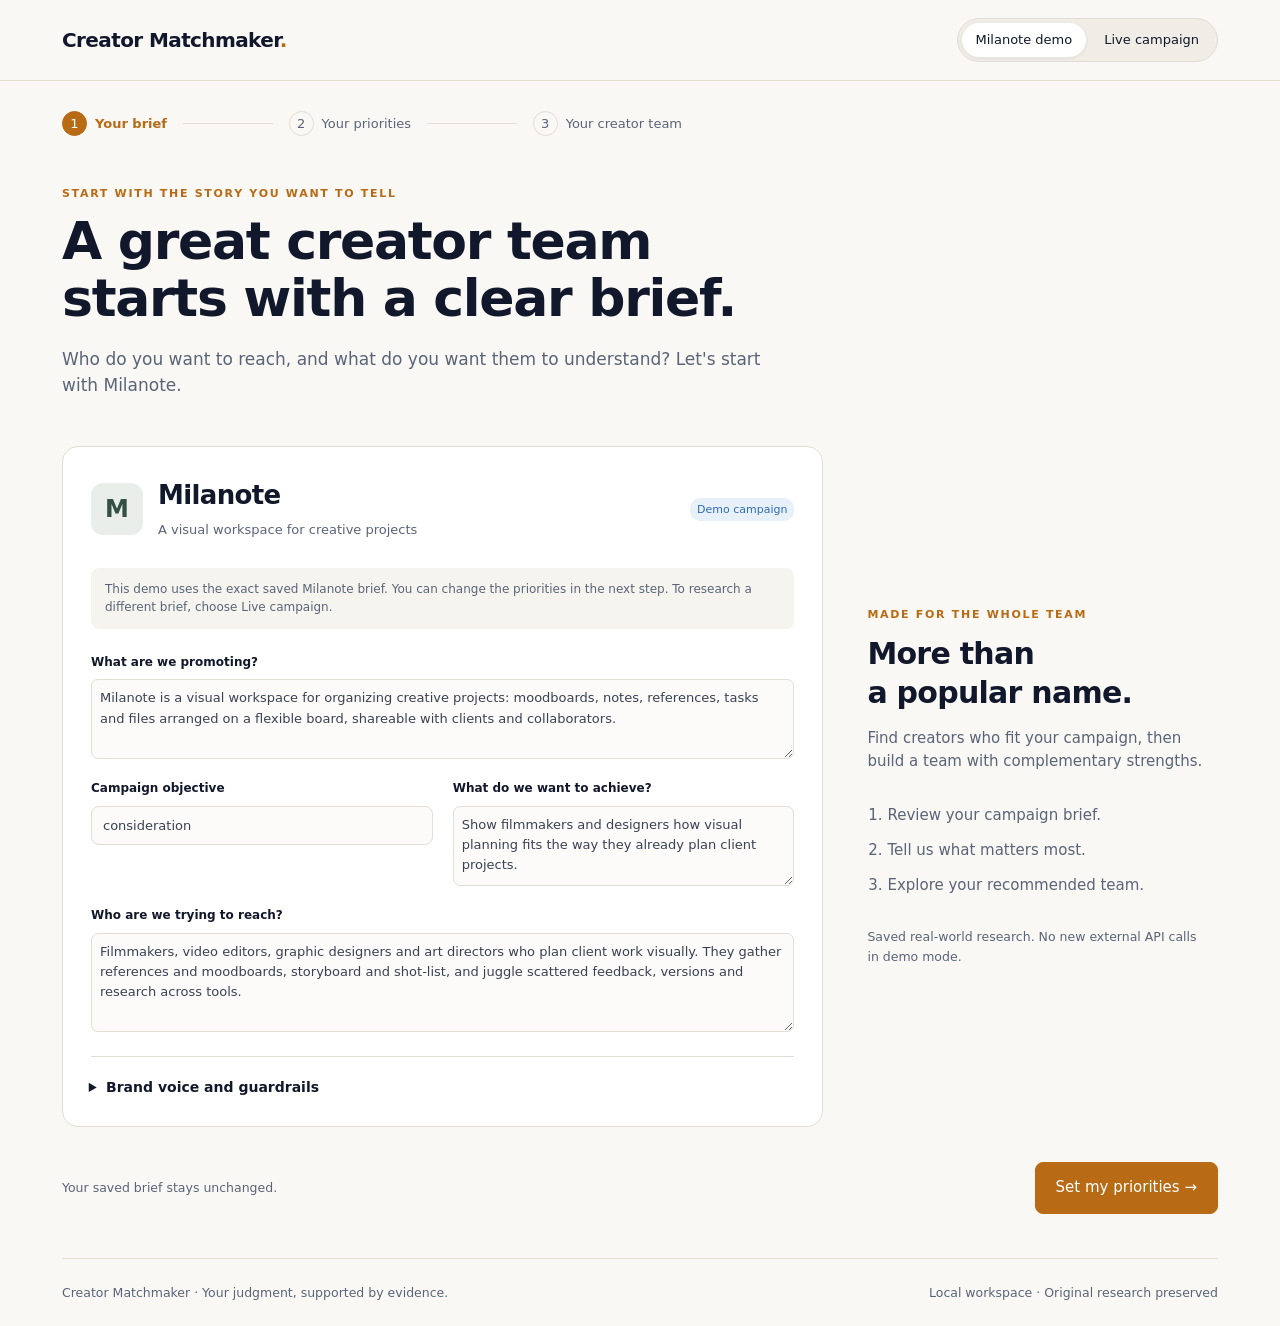
<file: index.html>
<!doctype html>
<html lang="en"><head><meta charset="utf-8"><meta name="viewport" content="width=device-width,initial-scale=1">
<title>Creator Matchmaker · Plan your creator team</title><link rel="stylesheet" href="./local.css"></head>
<body><nav><div class="wrap nav"><a class="brand" href="./">Creator Matchmaker<span class="brand-dot">.</span></a><div class="mode" role="group" aria-label="Data mode"><button id="demo-mode" aria-pressed="true">Milanote demo</button><button id="live-mode" aria-pressed="false">Live campaign</button></div></div></nav>
<main class="wrap">
<div id="demo-journey" class="journey" aria-label="Campaign steps"><span data-step="brief" aria-current="step"><b>1</b> Your brief</span><i></i><span data-step="preferences"><b>2</b> Your priorities</span><i></i><span data-step="results"><b>3</b> Your creator team</span></div>
<p id="message" role="alert" hidden></p>
<section id="demo-brief" aria-labelledby="brief-heading">
<header class="intro"><p class="eyebrow">Start with the story you want to tell</p><h1 id="brief-heading" tabindex="-1">A great creator team<br>starts with a clear brief.</h1><p class="lede">Who do you want to reach, and what do you want them to understand? Let's start with Milanote.</p></header>
<div class="brief-layout"><div class="panel brief-card"><div class="section-head"><div class="product-mark">M</div><div class="brief-title"><h2>Milanote</h2><p>A visual workspace for creative projects</p></div><span class="tag">Demo campaign</span></div>
<p class="demo-note">This demo uses the exact saved Milanote brief. You can change the priorities in the next step. To research a different brief, choose Live campaign.</p>
<div class="form-grid"><label class="wide" for="demo-product">What are we promoting?<textarea id="demo-product" readonly rows="3"></textarea></label><label for="demo-objective">Campaign objective<input id="demo-objective" readonly></label><label for="demo-goal">What do we want to achieve?<textarea id="demo-goal" readonly rows="3"></textarea></label><label class="wide" for="demo-audience">Who are we trying to reach?<textarea id="demo-audience" readonly rows="4"></textarea></label></div>
<details class="brand-details"><summary>Brand voice and guardrails</summary><div id="demo-requirements"></div></details></div>
<aside class="brief-aside"><p class="eyebrow">Made for the whole team</p><h2>More than<br>a popular name.</h2><p>Find creators who fit your campaign, then build a team with complementary strengths.</p><ol><li>Review your campaign brief.</li><li>Tell us what matters most.</li><li>Explore your recommended team.</li></ol><p class="note">Saved real-world research. No new external API calls in demo mode.</p></aside></div>
<div class="step-actions"><span class="note">Your saved brief stays unchanged.</span><button id="brief-next" class="primary" disabled>Set my priorities <span aria-hidden="true">→</span></button></div></section>
<section id="preferences" hidden aria-labelledby="preferences-heading">
<header class="intro"><p class="eyebrow">Make the team work for your campaign</p><h1 id="preferences-heading" tabindex="-1">What matters most?</h1><p class="lede">Start with our suggested settings, or make them your own. These choices genuinely change the recommendations.</p></header>
<div class="preference-columns"><section class="panel"><p class="eyebrow">01 · Individual fit</p><h2>What makes a good match?</h2><p class="note">Six independent ranking weights. Increase the qualities you value most; they don't need to add up to 100%.</p><div id="weights"></div></section>
<section class="panel"><p class="eyebrow">02 · Team strengths</p><h2>What should the team bring?</h2><p class="note">Four independent capability priorities. A creator can contribute to more than one strength.</p><div id="priorities"></div><div class="gentle-note">A great individual isn't always the best next teammate. We'll consider what each person adds to the team.</div></section></div>
<div class="step-actions"><button id="preferences-back">← Back</button><button id="reset">Use suggested priorities</button><button class="primary" id="apply">Find my creator team <span aria-hidden="true">→</span></button></div><p id="preference-source" class="note centered">Uses saved Milanote evidence. No fresh research or external API calls.</p></section>
<section id="preparing" hidden role="status" aria-live="polite" aria-busy="true"><div class="preparing-mark" aria-hidden="true"></div><p class="eyebrow">Your priorities, brought together</p><h1>Preparing your creator team</h1><p class="lede">Applying your preferences to saved evidence.<br>No fresh research or external API calls are happening.</p></section>
<section id="live-panel" hidden class="panel"><header class="intro compact"><p class="eyebrow">Research a fresh campaign</p><h1>Who will tell your story?</h1><p class="lede">Start a new search. Your Milanote demo stays safe and separate.</p></header>
<form id="campaign-form"><div class="form-grid"><label>Product description<textarea id="product_description" required></textarea></label><label>Audience<textarea id="audience" required></textarea></label><label>Objective<select id="objective"><option>awareness</option><option>consideration</option><option>conversion</option><option>launch</option><option value="trend response">trend response</option></select></label><label>Specific goal<textarea id="specific_goal" required></textarea></label><label>Brand tone<textarea id="raw_tone"></textarea></label><label>Banned phrases (one per line)<textarea id="banned_phrases"></textarea></label><label>Excluded categories (one per line)<textarea id="category_exclusions"></textarea></label><label>Competitors (one per line)<textarea id="competitors"></textarea></label></div>
<label class="check"><input type="checkbox" id="use-trends" checked>Use saved Google Trends research for this exact campaign</label><p class="note">Saved trends must match the brief. Uncheck this to leave Trend Fit unmeasured. New Trends collection is not automated here.</p><label class="check"><input type="checkbox" id="consent">I understand that starting or resuming uses external API quota and may incur charges on a paid account.</label><button class="primary" id="start" type="submit">Research my campaign</button></form>
<div id="job-status" role="status" aria-live="polite"></div><div id="live-error" role="alert" hidden><h3>We couldn't finish this live run</h3><p id="failure-reason"></p><p id="checkpoint-note"></p><button id="resume">Resume saved work</button></div>
<details class="saved-runs"><summary>Open a previous live result</summary><label for="live-runs">Saved local live runs</label><select id="live-runs"><option value="">Select a completed run</option></select></details></section>
<section id="results" hidden aria-labelledby="results-heading"><header class="intro"><p class="eyebrow" id="mode-label">Milanote · recommendations from saved research</p><h1 id="results-heading" tabindex="-1">Meet your creator team.</h1><p class="lede" id="team-intro">Different strengths. One campaign. A team shaped around your priorities.</p></header>
<div class="section-head result-actions"><p id="team-context" class="note"></p><div class="actions"><button id="refine">Adjust priorities</button><button id="pdf" class="primary">Download campaign report</button></div></div><div id="roster" class="roles"></div>
<p class="gentle-note">Recommendations are a starting point for your review, not verified endorsements. Check content, commercial fit and availability before outreach.</p>
<details class="panel"><summary id="warning-summary">Things to review before outreach</summary><ul id="warnings"></ul><p class="note">Comments don't establish audience demographics. Safety checks use metadata, not watched videos. Similarity describes content and comment language, not shared viewers. Fees and campaign outcomes are not verified.</p></details>
<details id="shortlist-panel" class="panel"><summary>Explore alternatives and build your own team</summary><p class="note">Review the shortlist, inspect the evidence, or swap a creator into your team.</p><div id="ranking"></div></details>
<details id="technical-panel" class="panel"><summary>Scoring and research details</summary><p id="run-meta" class="note"></p><p id="ranking-count" class="note"></p><p class="note">Scores are relative to this shortlist. The first pick uses individual quality. Later picks balance quality, additional capability coverage and language similarity. Missing evidence is excluded from the affected weighted score.</p><button id="restore">Restore original demo result</button></details>
<div class="step-actions"><button id="restart">← Back to campaign brief</button></div></section>
<footer>Creator Matchmaker · Your judgment, supported by evidence.<span>Local workspace · Original research preserved</span></footer></main><script src="./local.js"></script></body></html>
</file>
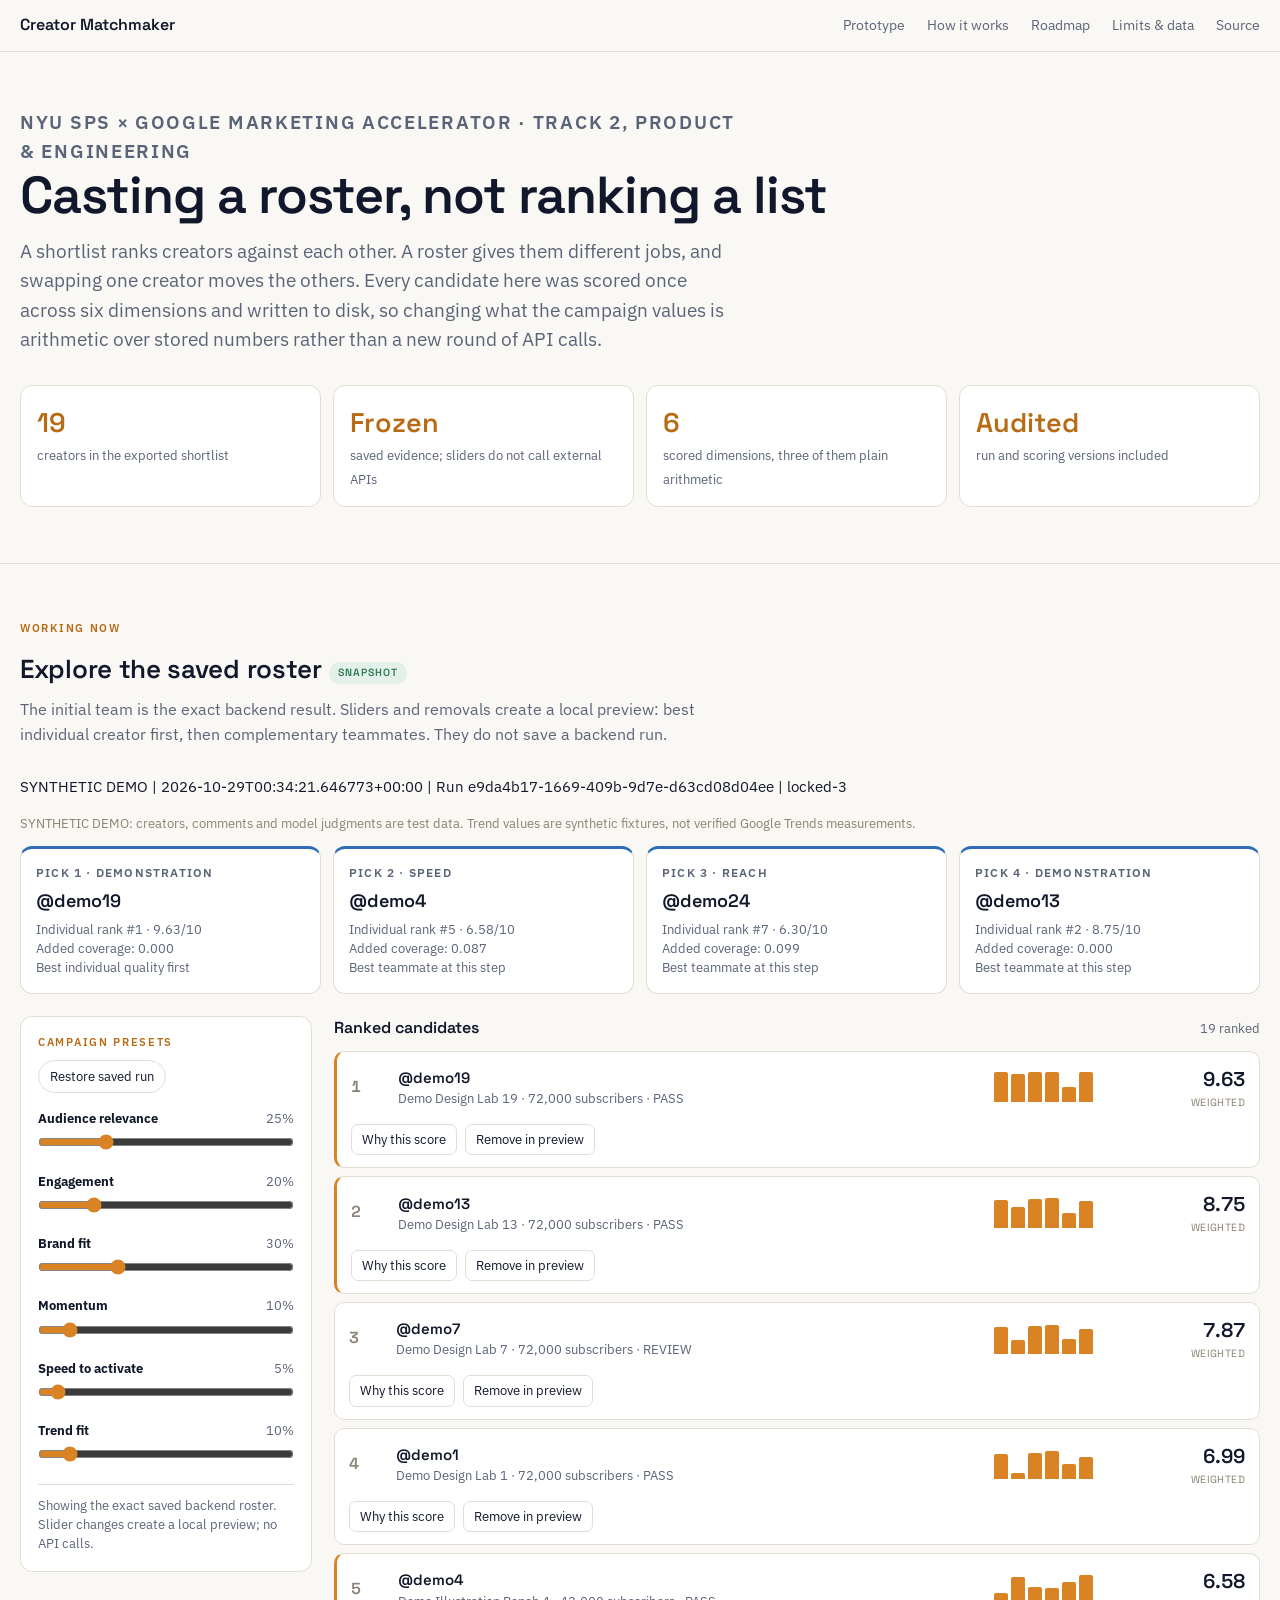
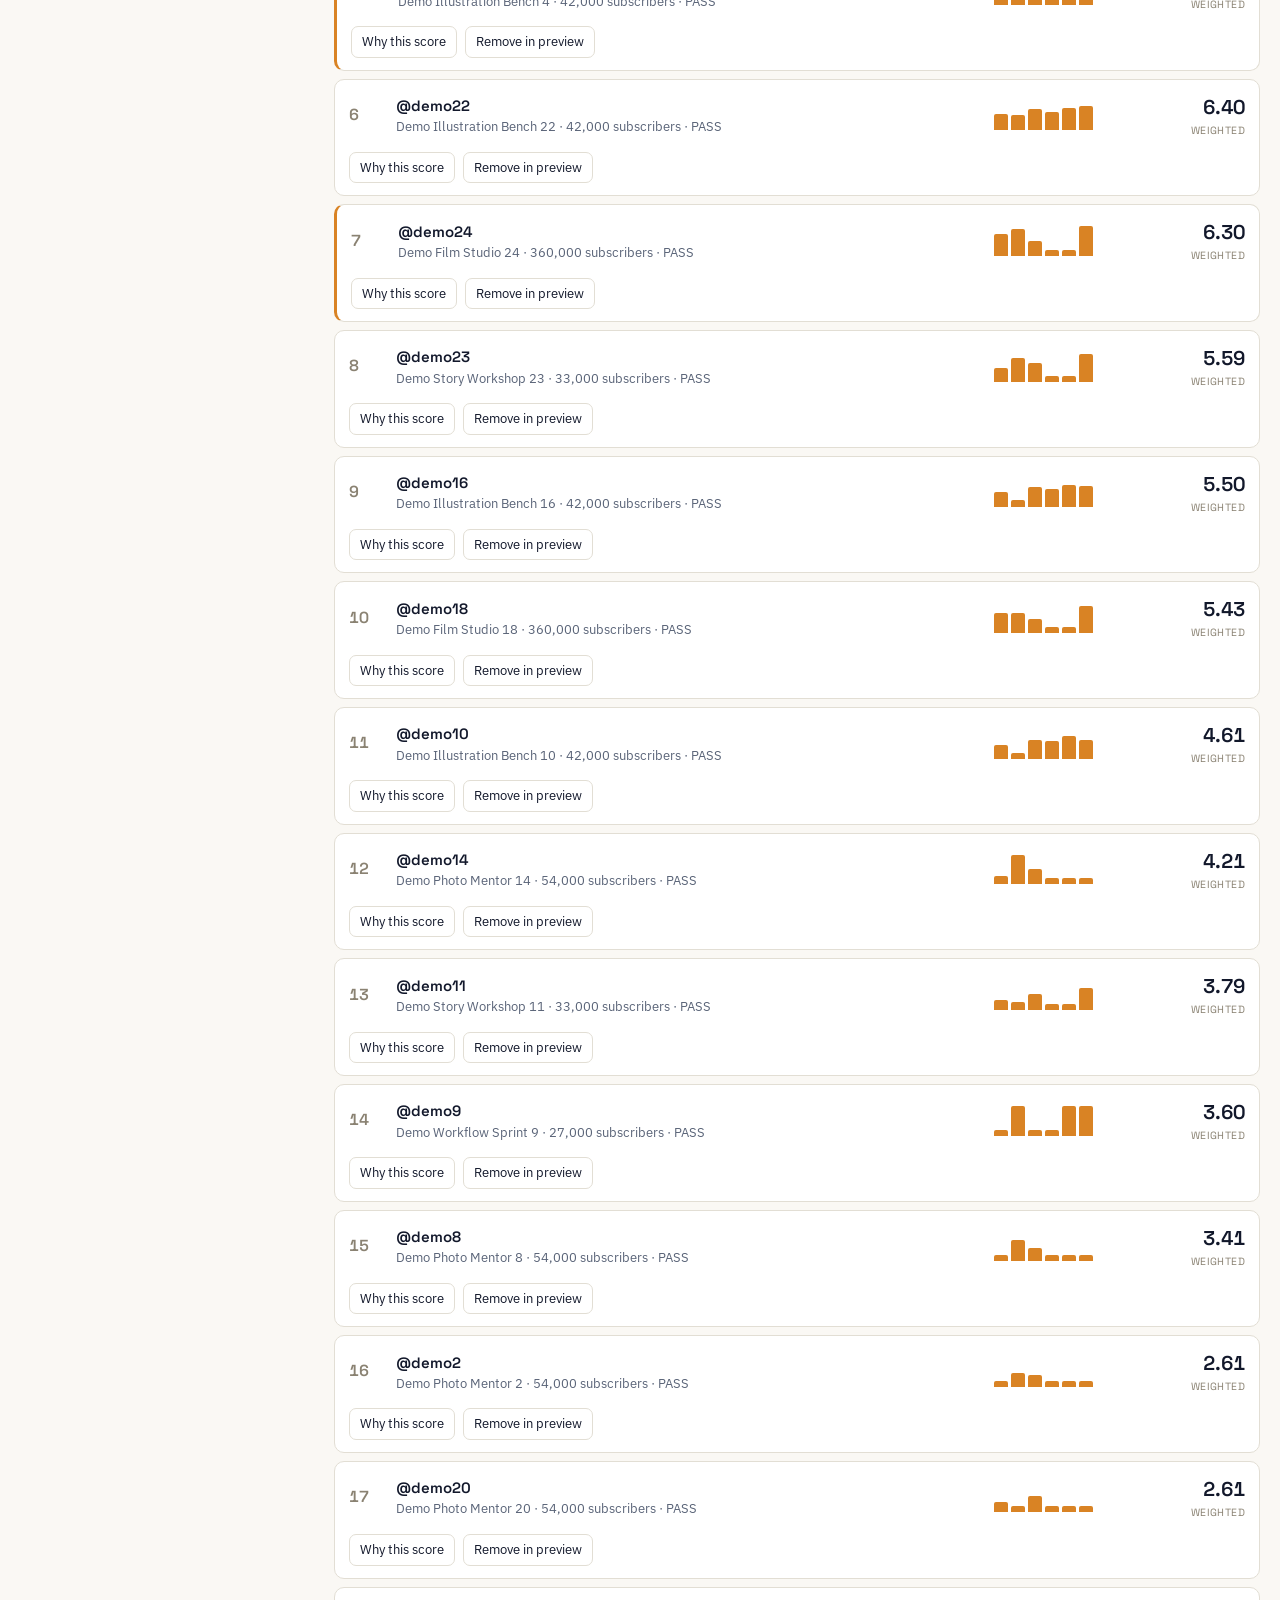
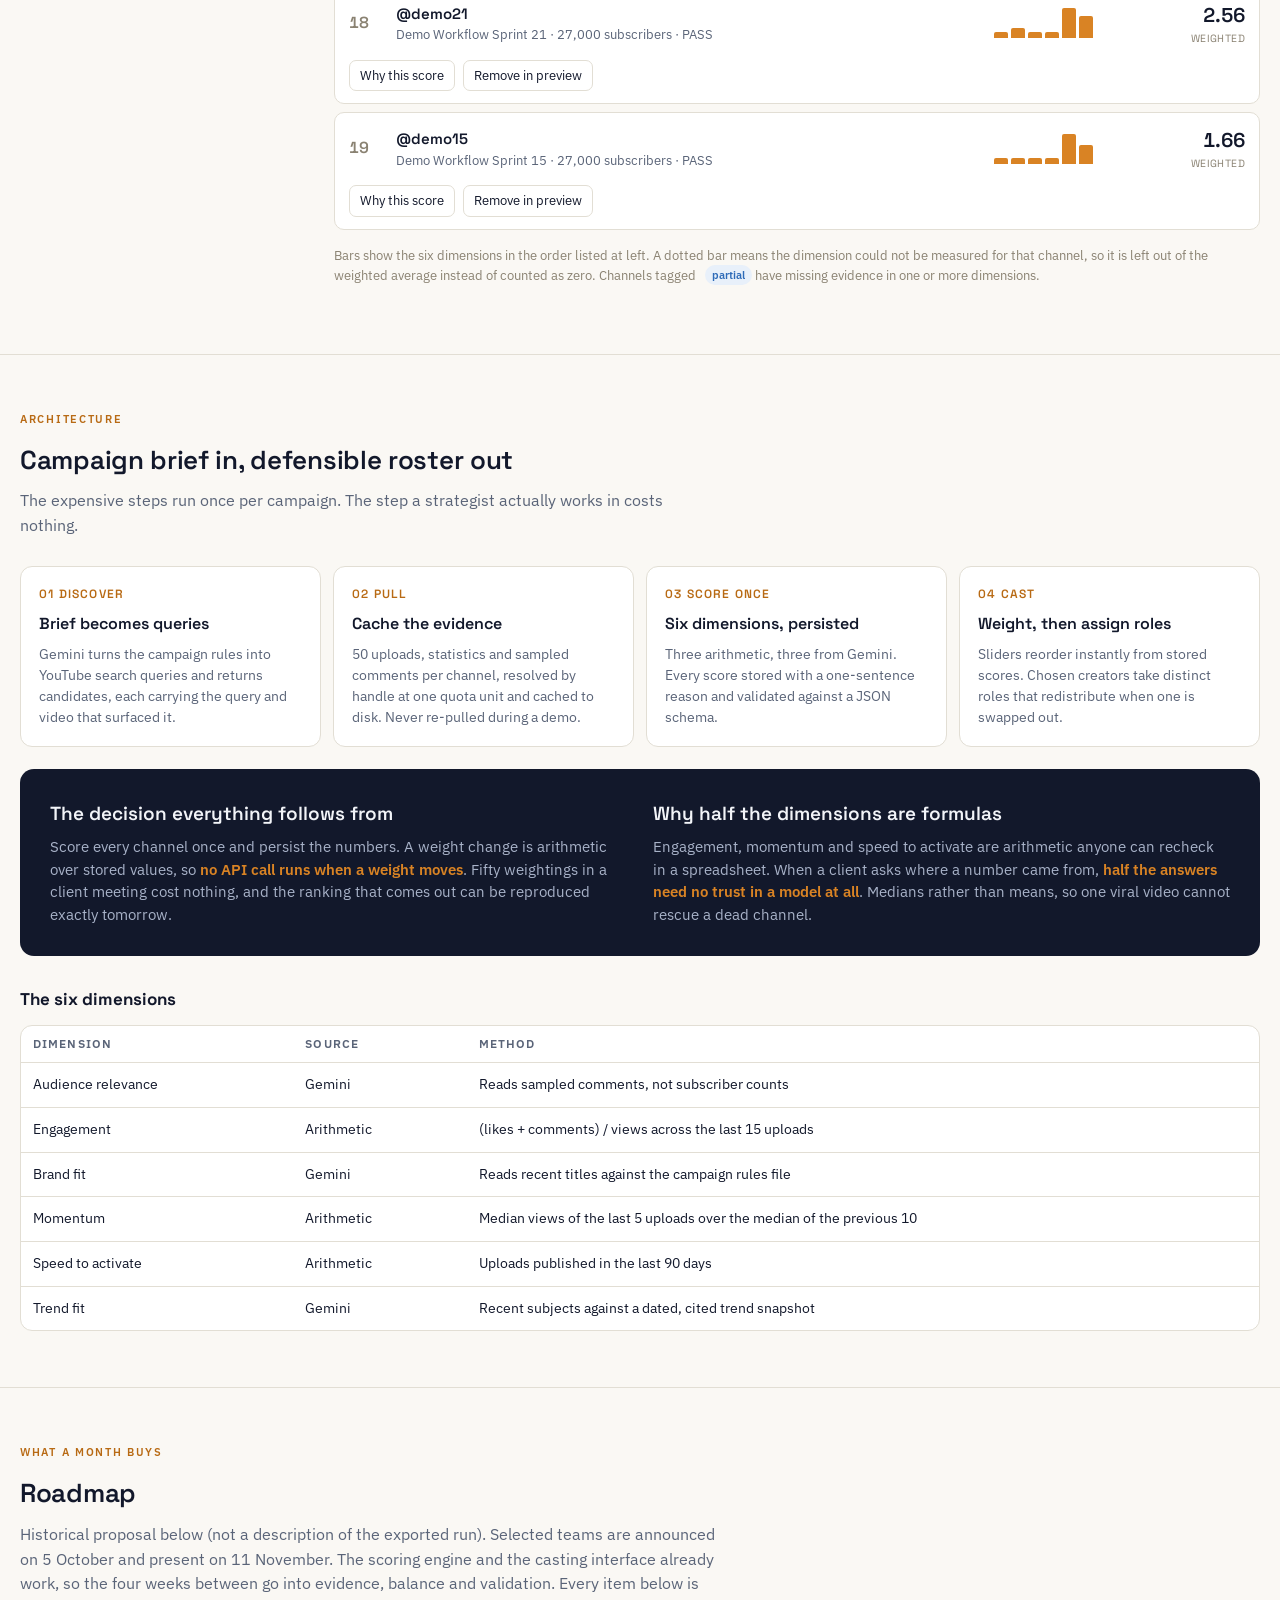
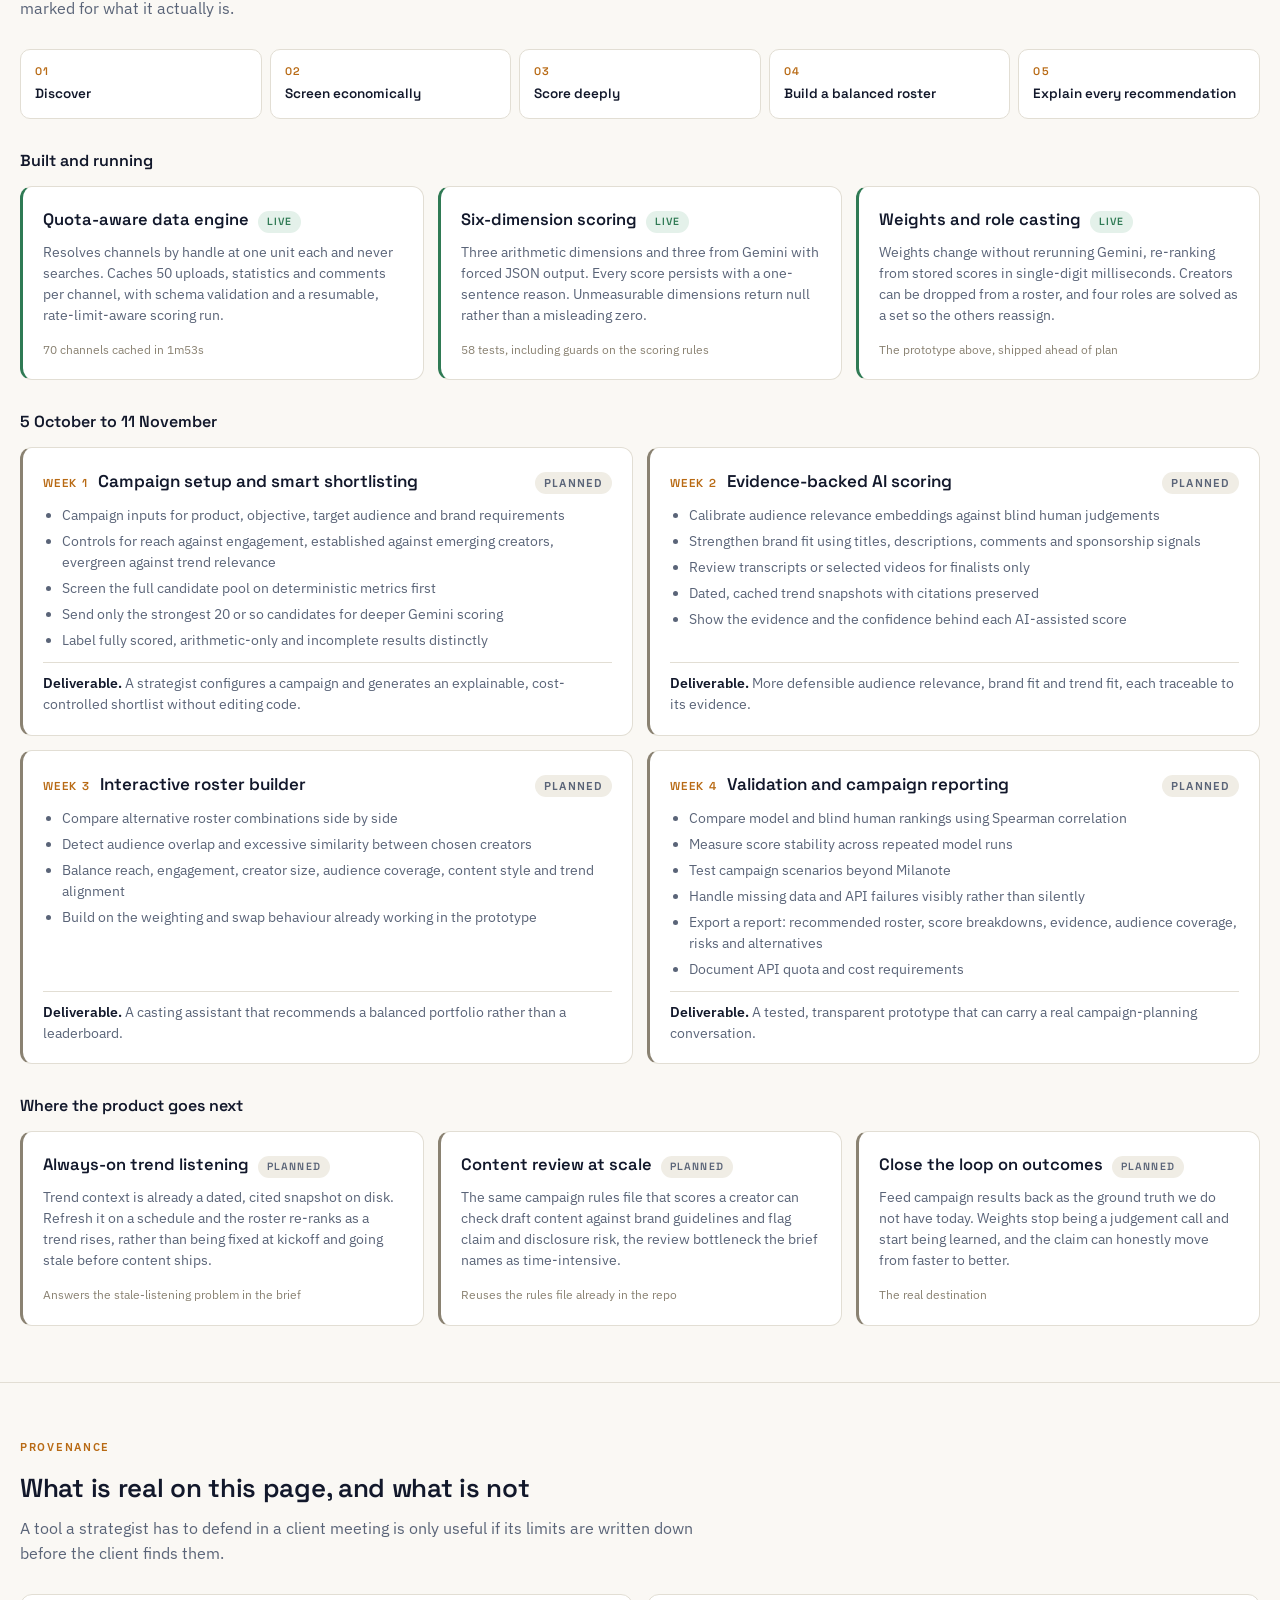
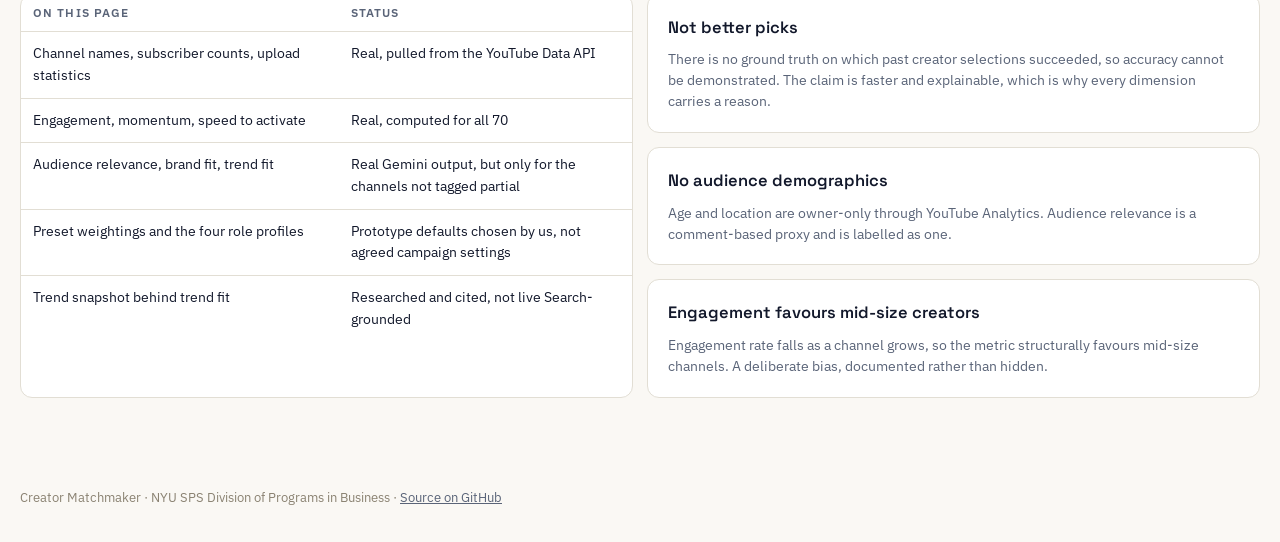
<file: docs/index.html>
<!doctype html>
<html lang="en">
<head>
<meta charset="utf-8">
<meta name="viewport" content="width=device-width, initial-scale=1, viewport-fit=cover">
<title>Creator Matchmaker</title>
<meta name="description" content="Working prototype from the NYU SPS x Google Marketing Accelerator Hackathon: 70 YouTube creators scored once across six dimensions, recast live under campaign weights.">
<link rel="stylesheet" href="https://fonts.googleapis.com/css2?family=Space+Grotesk:wght@400;500;600;700&family=IBM+Plex+Sans:wght@400;500;600&display=swap">
<style>
:root{
  --ink:#12182B; --paper:#FAF8F4; --card:#FFFFFF; --line:#E2DED4;
  --text:#12182B; --muted:#5A6478; --faint:#8A8272;
  --amber:#B86A14; --amber-bright:#D98324; --blue:#2E6BB8; --blue-soft:#E8F0FA;
  --bar:#EAE5DA; --good:#2F7A54; --good-soft:#E4F1EA; --plan-soft:#F0EDE5;
  color-scheme:light;
}
@media (prefers-color-scheme:dark){ :root:not([data-theme="light"]){
  --ink:#0A0F1C; --paper:#0E1424; --card:#161E33; --line:#28324E;
  --text:#F2F4F8; --muted:#A3AEC4; --faint:#7A869E;
  --amber:#E8A960; --amber-bright:#E8A960; --blue:#7FB0EE; --blue-soft:#1B2740;
  --bar:#243052; --good:#6FCB9B; --good-soft:#15301F; --plan-soft:#1D2540;
  color-scheme:dark; }}
:root[data-theme="dark"]{
  --ink:#0A0F1C; --paper:#0E1424; --card:#161E33; --line:#28324E;
  --text:#F2F4F8; --muted:#A3AEC4; --faint:#7A869E;
  --amber:#E8A960; --amber-bright:#E8A960; --blue:#7FB0EE; --blue-soft:#1B2740;
  --bar:#243052; --good:#6FCB9B; --good-soft:#15301F; --plan-soft:#1D2540;
  color-scheme:dark; }
*{box-sizing:border-box}
body{margin:0;background:var(--paper);color:var(--text);
  font-family:'IBM Plex Sans',system-ui,-apple-system,sans-serif;font-size:15px;line-height:1.55;
  -webkit-font-smoothing:antialiased}
h1,h2,h3,h4,.disp{font-family:'Space Grotesk','IBM Plex Sans',sans-serif;text-wrap:balance}
a{color:var(--blue)}
.wrap{max-width:1480px;margin:0 auto;padding-left:20px;padding-right:20px}
nav{position:sticky;top:env(safe-area-inset-top,0px);z-index:20;background:var(--paper);
  border-bottom:1px solid var(--line)}
nav .wrap{display:flex;align-items:center;gap:22px;padding-block:13px;flex-wrap:wrap}
nav .brand{font-family:'Space Grotesk',sans-serif;font-weight:600;font-size:16px;margin-right:auto}
nav a{font-size:13.5px;color:var(--muted);text-decoration:none}
nav a:hover{color:var(--amber)}
.eyebrow{font-size:11px;font-weight:600;letter-spacing:1.7px;text-transform:uppercase;color:var(--amber);margin:0 0 12px}
section{padding-block:56px;border-bottom:1px solid var(--line)}
section:last-of-type{border-bottom:0}
h2.sec{font-size:26px;font-weight:600;margin:0 0 8px;letter-spacing:-.3px}
p.lede{color:var(--muted);margin:0 0 28px;max-width:70ch;font-size:16px}
.hero h1{font-size:clamp(32px,5vw,52px);font-weight:600;margin:0 0 14px;letter-spacing:-1px;line-height:1.08}
.hero p{font-size:clamp(16px,2vw,19px);color:var(--muted);max-width:66ch;margin:0}
.facts{display:grid;grid-template-columns:repeat(4,1fr);gap:12px;margin-top:30px}
.fact{background:var(--card);border:1px solid var(--line);border-radius:12px;padding:16px}
.fact b{display:block;font-family:'Space Grotesk',sans-serif;font-size:27px;font-weight:600;color:var(--amber)}
.fact span{font-size:12.5px;color:var(--muted)}
.badge{display:inline-block;font-size:10.5px;font-weight:600;letter-spacing:1.1px;text-transform:uppercase;
  padding:3px 9px;border-radius:99px;vertical-align:2px}
.badge.live{background:var(--good-soft);color:var(--good)}
.badge.plan{background:var(--plan-soft);color:var(--muted)}
.roles{display:grid;grid-template-columns:repeat(4,1fr);gap:12px;margin-bottom:22px}
.role{background:var(--card);border:1px solid var(--line);border-radius:12px;padding:15px;
  border-top:3px solid var(--rc,var(--amber));display:flex;flex-direction:column;gap:5px;min-height:112px}
.role .rname{font-size:11.5px;font-weight:600;letter-spacing:1.2px;text-transform:uppercase;color:var(--muted)}
.role .rcast{font-family:'Space Grotesk',sans-serif;font-size:18px;font-weight:600;overflow-wrap:anywhere}
.role .rwhy{font-size:12.5px;color:var(--muted)}
.role .empty{color:var(--faint);font-style:italic;font-weight:400;font-size:14px}
.cols{display:grid;grid-template-columns:292px 1fr;gap:22px;align-items:start}
.panel{background:var(--card);border:1px solid var(--line);border-radius:12px;padding:17px}
.slider{margin-bottom:15px}
.slabel{display:flex;justify-content:space-between;align-items:baseline;font-size:13px;margin-bottom:4px}
.slabel span{font-variant-numeric:tabular-nums;color:var(--muted);font-size:12.5px}
input[type=range]{width:100%;accent-color:var(--amber-bright);margin:0}
.presets{display:flex;flex-wrap:wrap;gap:7px}
.chip{font:inherit;font-size:12.5px;padding:6px 11px;border-radius:99px;border:1px solid var(--line);
  background:transparent;color:var(--text);cursor:pointer}
.chip:hover{border-color:var(--amber)}
.chip[aria-pressed="true"]{background:var(--amber-bright);border-color:var(--amber-bright);color:#1A1204;font-weight:600}
.meter{font-size:12.5px;color:var(--muted);border-top:1px solid var(--line);margin-top:13px;padding-top:11px}
.meter b{color:var(--good);font-variant-numeric:tabular-nums}
.rowhead{display:flex;justify-content:space-between;align-items:baseline;margin-bottom:10px;gap:12px;flex-wrap:wrap}
.rowhead h3{font-size:16px;margin:0;font-weight:600}
.count{font-size:13px;color:var(--muted)}
ol.list{list-style:none;margin:0;padding:0;display:flex;flex-direction:column;gap:8px}
.item{background:var(--card);border:1px solid var(--line);border-radius:10px;padding:12px 14px;
  display:grid;grid-template-columns:34px 1fr 150px 88px;gap:13px;align-items:center}
.item.cast{border-left:3px solid var(--amber-bright)}
.rank{font-family:'Space Grotesk',sans-serif;font-size:16px;font-weight:600;color:var(--faint);font-variant-numeric:tabular-nums}
.handle{font-family:'Space Grotesk',sans-serif;font-weight:600;font-size:15px;overflow-wrap:anywhere}
.meta{font-size:12.5px;color:var(--muted);overflow-wrap:anywhere}
.tag{display:inline-block;font-size:10.5px;padding:2px 7px;border-radius:99px;background:var(--blue-soft);
  color:var(--blue);font-weight:600;margin-left:6px;vertical-align:1px}
.bars{display:flex;gap:3px;align-items:flex-end;height:30px}
.bar{width:14px;background:var(--bar);border-radius:2px 2px 0 0;position:relative}
.bar i{position:absolute;left:0;right:0;bottom:0;background:var(--amber-bright);border-radius:2px 2px 0 0;display:block}
.bar.null{background:transparent;border-bottom:2px dotted var(--faint)}
.score{font-family:'Space Grotesk',sans-serif;font-size:20px;font-weight:600;text-align:right;font-variant-numeric:tabular-nums}
.score small{display:block;font-size:10.5px;font-weight:400;color:var(--faint);letter-spacing:.4px}
.act{font:inherit;font-size:12.5px;padding:5px 10px;border-radius:7px;border:1px solid var(--line);
  background:transparent;color:var(--text);cursor:pointer}
.act:hover{border-color:var(--amber)}
.why{grid-column:1/-1;border-top:1px solid var(--line);margin-top:4px;padding-top:9px;
  display:grid;grid-template-columns:repeat(2,1fr);gap:5px 20px}
.why div{font-size:12.5px;color:var(--muted)}
.why b{color:var(--text);font-weight:600}
.note{font-size:12.5px;color:var(--faint);margin-top:16px}
.right{text-align:right}
.flow{display:grid;grid-template-columns:repeat(4,1fr);gap:12px}
.step{background:var(--card);border:1px solid var(--line);border-radius:12px;padding:18px;display:flex;flex-direction:column;gap:8px}
.step .n{font-family:'Space Grotesk',sans-serif;font-size:12px;font-weight:600;color:var(--amber);letter-spacing:1.2px}
.step h4{margin:0;font-size:16px;font-weight:600}
.step p{margin:0;font-size:13.5px;color:var(--muted)}
table{width:100%;border-collapse:collapse;font-size:14px}
th{text-align:left;font-weight:600;font-size:12px;letter-spacing:1.1px;text-transform:uppercase;
  color:var(--muted);padding:9px 12px;border-bottom:1px solid var(--line)}
td{padding:11px 12px;border-bottom:1px solid var(--line);vertical-align:top}
tbody tr:last-child td{border-bottom:0}
.tblwrap{background:var(--card);border:1px solid var(--line);border-radius:12px;overflow-x:auto}
.callout{background:var(--ink);color:#F2F4F8;border-radius:14px;padding:30px;margin-top:22px;
  display:grid;grid-template-columns:1fr 1fr;gap:26px}
.callout h3{margin:0 0 8px;font-size:19px;font-weight:600;color:#F2F4F8}
.callout p{margin:0;font-size:14.5px;color:#A8B2C8}
.callout .hi{color:var(--amber-bright);font-weight:600}
.cards{display:grid;grid-template-columns:repeat(3,1fr);gap:14px}
.card{background:var(--card);border:1px solid var(--line);border-radius:12px;padding:20px;display:flex;flex-direction:column;gap:9px}
.card.built{border-left:3px solid var(--good)}
.card.planned{border-left:3px solid var(--faint)}
.card h4{margin:0;font-size:16.5px;font-weight:600;display:flex;gap:9px;align-items:baseline;flex-wrap:wrap}
.card p{margin:0;font-size:13.5px;color:var(--muted)}
.card .when{font-size:12px;color:var(--faint);margin-top:auto;padding-top:6px}
.two{display:grid;grid-template-columns:1fr 1fr;gap:14px}
footer{padding-block:34px;font-size:13px;color:var(--faint)}
footer a{color:var(--muted)}
:focus-visible{outline:2px solid var(--amber-bright);outline-offset:2px}
@media (max-width:1000px){
  .facts,.roles,.flow{grid-template-columns:repeat(2,1fr)}
  .cards,.two,.callout{grid-template-columns:1fr}
  .cols{grid-template-columns:1fr}
}
@media (max-width:620px){
  .facts,.roles,.flow{grid-template-columns:1fr}
  .item{grid-template-columns:28px 1fr 78px;row-gap:8px}
  .bars{display:none}
  .why{grid-template-columns:1fr}
}
@media (prefers-reduced-motion:no-preference){.item,.bar i{transition:all .18s ease}}

.spine{display:grid;grid-template-columns:repeat(5,1fr);gap:8px;margin-bottom:30px}
.sp{background:var(--card);border:1px solid var(--line);border-radius:10px;padding:13px 14px;
  font-family:'Space Grotesk',sans-serif;font-size:13.5px;font-weight:600;display:flex;flex-direction:column;gap:4px}
.sp span{font-size:11px;color:var(--amber);letter-spacing:1.2px}
.rh{font-size:16px;margin:0 0 12px;font-weight:600}
.weeks{display:grid;grid-template-columns:repeat(2,1fr);gap:14px}
.week{background:var(--card);border:1px solid var(--line);border-radius:12px;padding:20px;
  border-left:3px solid var(--faint);display:flex;flex-direction:column;gap:11px}
.week header{display:flex;align-items:baseline;gap:10px;flex-wrap:wrap}
.week .wk{font-family:'Space Grotesk',sans-serif;font-size:11.5px;font-weight:600;letter-spacing:1.3px;
  text-transform:uppercase;color:var(--amber)}
.week h4{margin:0;font-size:17px;font-weight:600;flex:1;min-width:180px}
.week ul{margin:0;padding-left:19px;display:flex;flex-direction:column;gap:5px}
.week li{font-size:13.5px;color:var(--muted)}
.week .dv{margin:auto 0 0;padding-top:10px;border-top:1px solid var(--line);font-size:13.5px;color:var(--muted)}
.week .dv b{color:var(--text);font-weight:600}
@media (max-width:1000px){.spine{grid-template-columns:repeat(2,1fr)}.weeks{grid-template-columns:1fr}}
@media (max-width:620px){.spine{grid-template-columns:1fr}}

</style>
</head>
<body>
<nav><div class="wrap">
  <span class="brand">Creator Matchmaker</span>
  <a href="#prototype">Prototype</a>
  <a href="#how">How it works</a>
  <a href="#roadmap">Roadmap</a>
  <a href="#limits">Limits &amp; data</a>
  <a href="https://github.com/Khushboo-Mishra/creator-matchmaker">Source</a>
</div></nav>

<section class="hero"><div class="wrap">
  <p class="eyebrow">NYU SPS &times; Google Marketing Accelerator &middot; Track 2, Product &amp; Engineering</p>
  <h1>Casting a roster, not ranking a list</h1>
  <p>A shortlist ranks creators against each other. A roster gives them different jobs, and swapping one creator moves the others. Every candidate here was scored once across six dimensions and written to disk, so changing what the campaign values is arithmetic over stored numbers rather than a new round of API calls.</p>
  <div class="facts">
    <div class="fact"><b id="fact-candidates">—</b><span>creators in the exported shortlist</span></div>
    <div class="fact"><b>Frozen</b><span>saved evidence; sliders do not call external APIs</span></div>
    <div class="fact"><b>6</b><span>scored dimensions, three of them plain arithmetic</span></div>
    <div class="fact"><b>Audited</b><span>run and scoring versions included</span></div>
  </div>
</div></section>

<section id="prototype"><div class="wrap">
  <p class="eyebrow">Working now</p>
  <h2 class="sec">Explore the saved roster <span class="badge live">Snapshot</span></h2>
  <p class="lede">The initial team is the exact backend result. Sliders and removals create a local preview: best individual creator first, then complementary teammates. They do not save a backend run.</p><p id="run-status" role="status"></p><p id="run-warnings" class="note"></p>

  <div class="roles" id="roles"></div>

  <div class="cols">
    <div class="panel">
      <p class="eyebrow" style="margin-bottom:9px">Campaign presets</p>
      <div class="presets" id="presets"></div>
      <div id="sliders" style="margin-top:16px"></div>
      <div class="meter" id="meter"></div>
    </div>
    <div>
      <div class="rowhead"><h3>Ranked candidates</h3><span class="count" id="count"></span></div>
      <ol class="list" id="list"></ol>
      <p class="note">Bars show the six dimensions in the order listed at left. A dotted bar means the dimension could not be measured for that channel, so it is left out of the weighted average instead of counted as zero. Channels tagged <span class="tag">partial</span> have missing evidence in one or more dimensions.</p>
    </div>
  </div>
</div></section>

<section id="how"><div class="wrap">
  <p class="eyebrow">Architecture</p>
  <h2 class="sec">Campaign brief in, defensible roster out</h2>
  <p class="lede">The expensive steps run once per campaign. The step a strategist actually works in costs nothing.</p>
  <div class="flow">
    <div class="step"><span class="n">01 DISCOVER</span><h4>Brief becomes queries</h4><p>Gemini turns the campaign rules into YouTube search queries and returns candidates, each carrying the query and video that surfaced it.</p></div>
    <div class="step"><span class="n">02 PULL</span><h4>Cache the evidence</h4><p>50 uploads, statistics and sampled comments per channel, resolved by handle at one quota unit and cached to disk. Never re-pulled during a demo.</p></div>
    <div class="step"><span class="n">03 SCORE ONCE</span><h4>Six dimensions, persisted</h4><p>Three arithmetic, three from Gemini. Every score stored with a one-sentence reason and validated against a JSON schema.</p></div>
    <div class="step"><span class="n">04 CAST</span><h4>Weight, then assign roles</h4><p>Sliders reorder instantly from stored scores. Chosen creators take distinct roles that redistribute when one is swapped out.</p></div>
  </div>

  <div class="callout">
    <div><h3>The decision everything follows from</h3><p>Score every channel once and persist the numbers. A weight change is arithmetic over stored values, so <span class="hi">no API call runs when a weight moves</span>. Fifty weightings in a client meeting cost nothing, and the ranking that comes out can be reproduced exactly tomorrow.</p></div>
    <div><h3>Why half the dimensions are formulas</h3><p>Engagement, momentum and speed to activate are arithmetic anyone can recheck in a spreadsheet. When a client asks where a number came from, <span class="hi">half the answers need no trust in a model at all</span>. Medians rather than means, so one viral video cannot rescue a dead channel.</p></div>
  </div>

  <h3 style="font-size:17px;margin:30px 0 12px">The six dimensions</h3>
  <div class="tblwrap"><table>
    <thead><tr><th style="width:22%">Dimension</th><th style="width:14%">Source</th><th>Method</th></tr></thead>
    <tbody>
      <tr><td>Audience relevance</td><td>Gemini</td><td>Reads sampled comments, not subscriber counts</td></tr>
      <tr><td>Engagement</td><td>Arithmetic</td><td>(likes + comments) / views across the last 15 uploads</td></tr>
      <tr><td>Brand fit</td><td>Gemini</td><td>Reads recent titles against the campaign rules file</td></tr>
      <tr><td>Momentum</td><td>Arithmetic</td><td>Median views of the last 5 uploads over the median of the previous 10</td></tr>
      <tr><td>Speed to activate</td><td>Arithmetic</td><td>Uploads published in the last 90 days</td></tr>
      <tr><td>Trend fit</td><td>Gemini</td><td>Recent subjects against a dated, cited trend snapshot</td></tr>
    </tbody>
  </table></div>
</div></section>

<section id="roadmap"><div class="wrap">
  <p class="eyebrow">What a month buys</p>
  <h2 class="sec">Roadmap</h2>
  <p class="lede">Historical proposal below (not a description of the exported run). Selected teams are announced on 5 October and present on 11 November. The scoring engine and the casting interface already work, so the four weeks between go into evidence, balance and validation. Every item below is marked for what it actually is.</p>

  <div class="spine">
    <div class="sp"><span>01</span>Discover</div>
    <div class="sp"><span>02</span>Screen economically</div>
    <div class="sp"><span>03</span>Score deeply</div>
    <div class="sp"><span>04</span>Build a balanced roster</div>
    <div class="sp"><span>05</span>Explain every recommendation</div>
  </div>

  <h3 class="rh">Built and running</h3>
  <div class="cards" style="margin-bottom:30px">
    <div class="card built"><h4>Quota-aware data engine <span class="badge live">Live</span></h4><p>Resolves channels by handle at one unit each and never searches. Caches 50 uploads, statistics and comments per channel, with schema validation and a resumable, rate-limit-aware scoring run.</p><span class="when">70 channels cached in 1m53s</span></div>
    <div class="card built"><h4>Six-dimension scoring <span class="badge live">Live</span></h4><p>Three arithmetic dimensions and three from Gemini with forced JSON output. Every score persists with a one-sentence reason. Unmeasurable dimensions return null rather than a misleading zero.</p><span class="when">58 tests, including guards on the scoring rules</span></div>
    <div class="card built"><h4>Weights and role casting <span class="badge live">Live</span></h4><p>Weights change without rerunning Gemini, re-ranking from stored scores in single-digit milliseconds. Creators can be dropped from a roster, and four roles are solved as a set so the others reassign.</p><span class="when">The prototype above, shipped ahead of plan</span></div>
  </div>

  <h3 class="rh">5 October to 11 November</h3>
  <div class="weeks">
    <article class="week">
      <header><span class="wk">Week 1</span><h4>Campaign setup and smart shortlisting</h4><span class="badge plan">Planned</span></header>
      <ul>
        <li>Campaign inputs for product, objective, target audience and brand requirements</li>
        <li>Controls for reach against engagement, established against emerging creators, evergreen against trend relevance</li>
        <li>Screen the full candidate pool on deterministic metrics first</li>
        <li>Send only the strongest 20 or so candidates for deeper Gemini scoring</li>
        <li>Label fully scored, arithmetic-only and incomplete results distinctly</li>
      </ul>
      <p class="dv"><b>Deliverable.</b> A strategist configures a campaign and generates an explainable, cost-controlled shortlist without editing code.</p>
    </article>

    <article class="week">
      <header><span class="wk">Week 2</span><h4>Evidence-backed AI scoring</h4><span class="badge plan">Planned</span></header>
      <ul>
        <li>Calibrate audience relevance embeddings against blind human judgements</li>
        <li>Strengthen brand fit using titles, descriptions, comments and sponsorship signals</li>
        <li>Review transcripts or selected videos for finalists only</li>
        <li>Dated, cached trend snapshots with citations preserved</li>
        <li>Show the evidence and the confidence behind each AI-assisted score</li>
      </ul>
      <p class="dv"><b>Deliverable.</b> More defensible audience relevance, brand fit and trend fit, each traceable to its evidence.</p>
    </article>

    <article class="week">
      <header><span class="wk">Week 3</span><h4>Interactive roster builder</h4><span class="badge plan">Planned</span></header>
      <ul>
        <li>Compare alternative roster combinations side by side</li>
        <li>Detect audience overlap and excessive similarity between chosen creators</li>
        <li>Balance reach, engagement, creator size, audience coverage, content style and trend alignment</li>
        <li>Build on the weighting and swap behaviour already working in the prototype</li>
      </ul>
      <p class="dv"><b>Deliverable.</b> A casting assistant that recommends a balanced portfolio rather than a leaderboard.</p>
    </article>

    <article class="week">
      <header><span class="wk">Week 4</span><h4>Validation and campaign reporting</h4><span class="badge plan">Planned</span></header>
      <ul>
        <li>Compare model and blind human rankings using Spearman correlation</li>
        <li>Measure score stability across repeated model runs</li>
        <li>Test campaign scenarios beyond Milanote</li>
        <li>Handle missing data and API failures visibly rather than silently</li>
        <li>Export a report: recommended roster, score breakdowns, evidence, audience coverage, risks and alternatives</li>
        <li>Document API quota and cost requirements</li>
      </ul>
      <p class="dv"><b>Deliverable.</b> A tested, transparent prototype that can carry a real campaign-planning conversation.</p>
    </article>
  </div>

  <h3 class="rh" style="margin-top:30px">Where the product goes next</h3>
  <div class="cards">
    <div class="card planned"><h4>Always-on trend listening <span class="badge plan">Planned</span></h4><p>Trend context is already a dated, cited snapshot on disk. Refresh it on a schedule and the roster re-ranks as a trend rises, rather than being fixed at kickoff and going stale before content ships.</p><span class="when">Answers the stale-listening problem in the brief</span></div>
    <div class="card planned"><h4>Content review at scale <span class="badge plan">Planned</span></h4><p>The same campaign rules file that scores a creator can check draft content against brand guidelines and flag claim and disclosure risk, the review bottleneck the brief names as time-intensive.</p><span class="when">Reuses the rules file already in the repo</span></div>
    <div class="card planned"><h4>Close the loop on outcomes <span class="badge plan">Planned</span></h4><p>Feed campaign results back as the ground truth we do not have today. Weights stop being a judgement call and start being learned, and the claim can honestly move from faster to better.</p><span class="when">The real destination</span></div>
  </div>
</div></section>

<section id="limits"><div class="wrap">
  <p class="eyebrow">Provenance</p>
  <h2 class="sec">What is real on this page, and what is not</h2>
  <p class="lede">A tool a strategist has to defend in a client meeting is only useful if its limits are written down before the client finds them.</p>
  <div class="two">
    <div class="tblwrap"><table>
      <thead><tr><th style="width:52%">On this page</th><th>Status</th></tr></thead>
      <tbody>
        <tr><td>Channel names, subscriber counts, upload statistics</td><td>Real, pulled from the YouTube Data API</td></tr>
        <tr><td>Engagement, momentum, speed to activate</td><td>Real, computed for all 70</td></tr>
        <tr><td>Audience relevance, brand fit, trend fit</td><td>Real Gemini output, but only for the channels not tagged partial</td></tr>
        <tr><td>Preset weightings and the four role profiles</td><td>Prototype defaults chosen by us, not agreed campaign settings</td></tr>
        <tr><td>Trend snapshot behind trend fit</td><td>Researched and cited, not live Search-grounded</td></tr>
      </tbody>
    </table></div>
    <div class="cards" style="grid-template-columns:1fr">
      <div class="card"><h4>Not better picks</h4><p>There is no ground truth on which past creator selections succeeded, so accuracy cannot be demonstrated. The claim is faster and explainable, which is why every dimension carries a reason.</p></div>
      <div class="card"><h4>No audience demographics</h4><p>Age and location are owner-only through YouTube Analytics. Audience relevance is a comment-based proxy and is labelled as one.</p></div>
      <div class="card"><h4>Engagement favours mid-size creators</h4><p>Engagement rate falls as a channel grows, so the metric structurally favours mid-size channels. A deliberate bias, documented rather than hidden.</p></div>
    </div>
  </div>
</div></section>

<footer><div class="wrap">
  Creator Matchmaker &middot; NYU SPS Division of Programs in Business &middot;
  <a href="https://github.com/Khushboo-Mishra/creator-matchmaker">Source on GitHub</a>
</div></footer>

<script>
const FALLBACK_DATA=[{"h":"@thinkmediatv","t":"Think Media","subs":3520000,"d":{"engagement":{"s":1.94,"r":"1.55% engagement across the last 15 uploads"},"momentum":{"s":4.14,"r":"last 5 uploads median 0.75x the previous 10, fading"},"speed_to_activate":{"s":10.0,"r":"50 uploads in the last 90 days"},"audience_relevance":{"s":null,"r":"model scoring skipped"},"brand_fit":{"s":null,"r":"model scoring skipped"},"trend_fit":{"s":null,"r":"model scoring skipped"}}},{"h":"@studiobinder","t":"StudioBinder","subs":2250000,"d":{"engagement":{"s":4.74,"r":"3.80% engagement across the last 15 uploads"},"momentum":{"s":4.3,"r":"last 5 uploads median 0.77x the previous 10, fading"},"speed_to_activate":{"s":10.0,"r":"50 uploads in the last 90 days"},"audience_relevance":{"s":null,"r":"model scoring skipped"},"brand_fit":{"s":null,"r":"model scoring skipped"},"trend_fit":{"s":null,"r":"model scoring skipped"}}},{"h":"@lonefox","t":"Lone Fox","subs":1780000,"d":{"engagement":{"s":5.78,"r":"4.63% engagement across the last 15 uploads"},"momentum":{"s":3.39,"r":"last 5 uploads median 0.61x the previous 10, fading"},"speed_to_activate":{"s":3.85,"r":"10 uploads in the last 90 days"},"audience_relevance":{"s":null,"r":"model scoring skipped"},"brand_fit":{"s":null,"r":"model scoring skipped"},"trend_fit":{"s":null,"r":"model scoring skipped"}}},{"h":"@howfinity","t":"Howfinity","subs":1100000,"d":{"engagement":{"s":2.07,"r":"1.66% engagement across the last 15 uploads"},"momentum":{"s":5.72,"r":"last 5 uploads median 1.03x the previous 10, rising"},"speed_to_activate":{"s":10.0,"r":"31 uploads in the last 90 days"},"audience_relevance":{"s":null,"r":"model scoring skipped"},"brand_fit":{"s":null,"r":"model scoring skipped"},"trend_fit":{"s":null,"r":"model scoring skipped"}}},{"h":"@bandh","t":"B&H Photo Video Pro Audio","subs":1020000,"d":{"engagement":{"s":2.55,"r":"2.04% engagement across the last 15 uploads"},"momentum":{"s":7.3,"r":"last 5 uploads median 1.31x the previous 10, rising"},"speed_to_activate":{"s":10.0,"r":"50 uploads in the last 90 days"},"audience_relevance":{"s":null,"r":"model scoring skipped"},"brand_fit":{"s":null,"r":"model scoring skipped"},"trend_fit":{"s":null,"r":"model scoring skipped"}}},{"h":"@willpatersondesign","t":"Will Paterson","subs":1010000,"d":{"engagement":{"s":4.95,"r":"3.96% engagement across the last 15 uploads"},"momentum":{"s":10.0,"r":"last 5 uploads median 3.04x the previous 10, rising"},"speed_to_activate":{"s":4.23,"r":"11 uploads in the last 90 days"},"audience_relevance":{"s":null,"r":"model scoring skipped"},"brand_fit":{"s":null,"r":"model scoring skipped"},"trend_fit":{"s":null,"r":"model scoring skipped"}}},{"h":"@niklaschristl","t":"Niklas Christl","subs":990000,"d":{"engagement":{"s":8.49,"r":"6.79% engagement across the last 15 uploads"},"momentum":{"s":1.28,"r":"last 5 uploads median 0.23x the previous 10, fading"},"speed_to_activate":{"s":0.0,"r":"0 uploads in the last 90 days"},"audience_relevance":{"s":null,"r":"model scoring skipped"},"brand_fit":{"s":null,"r":"model scoring skipped"},"trend_fit":{"s":null,"r":"model scoring skipped"}}},{"h":"@ronillust","t":"ronillust","subs":983000,"d":{"engagement":{"s":8.6,"r":"6.88% engagement across the last 15 uploads"},"momentum":{"s":10.0,"r":"last 5 uploads median 3.96x the previous 10, rising"},"speed_to_activate":{"s":3.08,"r":"8 uploads in the last 90 days"},"audience_relevance":{"s":null,"r":"model scoring skipped"},"brand_fit":{"s":null,"r":"model scoring skipped"},"trend_fit":{"s":null,"r":"model scoring skipped"}}},{"h":"@brandsanderson","t":"Brandon Sanderson","subs":903000,"d":{"engagement":{"s":3.08,"r":"2.46% engagement across the last 15 uploads"},"momentum":{"s":1.77,"r":"last 5 uploads median 0.32x the previous 10, fading"},"speed_to_activate":{"s":10.0,"r":"50 uploads in the last 90 days"},"audience_relevance":{"s":null,"r":"model scoring skipped"},"brand_fit":{"s":null,"r":"model scoring skipped"},"trend_fit":{"s":null,"r":"model scoring skipped"}}},{"h":"@filmcourage","t":"Film Courage","subs":802000,"d":{"engagement":{"s":1.32,"r":"1.06% engagement across the last 15 uploads"},"momentum":{"s":3.75,"r":"last 5 uploads median 0.67x the previous 10, fading"},"speed_to_activate":{"s":10.0,"r":"45 uploads in the last 90 days"},"audience_relevance":{"s":null,"r":"model scoring skipped"},"brand_fit":{"s":null,"r":"model scoring skipped"},"trend_fit":{"s":null,"r":"model scoring skipped"}}},{"h":"@millieadrian","t":"Modern Millie","subs":786000,"d":{"engagement":{"s":5.82,"r":"4.65% engagement across the last 15 uploads"},"momentum":{"s":4.53,"r":"last 5 uploads median 0.82x the previous 10, fading"},"speed_to_activate":{"s":10.0,"r":"50 uploads in the last 90 days"},"audience_relevance":{"s":null,"r":"model scoring skipped"},"brand_fit":{"s":null,"r":"model scoring skipped"},"trend_fit":{"s":null,"r":"model scoring skipped"}}},{"h":"@zoehongteaches","t":"Zoe Hong","subs":695000,"d":{"engagement":{"s":8.59,"r":"6.87% engagement across the last 15 uploads"},"momentum":{"s":10.0,"r":"last 5 uploads median 3.15x the previous 10, rising"},"speed_to_activate":{"s":0.0,"r":"0 uploads in the last 90 days"},"audience_relevance":{"s":null,"r":"model scoring skipped"},"brand_fit":{"s":null,"r":"model scoring skipped"},"trend_fit":{"s":null,"r":"model scoring skipped"}}},{"h":"@matthewencina","t":"Matthew Encina","subs":542000,"d":{"engagement":{"s":4.2,"r":"3.36% engagement across the last 15 uploads"},"momentum":{"s":3.04,"r":"last 5 uploads median 0.55x the previous 10, fading"},"speed_to_activate":{"s":1.92,"r":"5 uploads in the last 90 days"},"audience_relevance":{"s":null,"r":"model scoring skipped"},"brand_fit":{"s":null,"r":"model scoring skipped"},"trend_fit":{"s":null,"r":"model scoring skipped"}}},{"h":"@lucaspeinador","t":"Lucas Peinador","subs":513000,"d":{"engagement":{"s":10.0,"r":"10.22% engagement across the last 15 uploads"},"momentum":{"s":2.65,"r":"last 5 uploads median 0.48x the previous 10, fading"},"speed_to_activate":{"s":10.0,"r":"50 uploads in the last 90 days"},"audience_relevance":{"s":null,"r":"model scoring skipped"},"brand_fit":{"s":null,"r":"model scoring skipped"},"trend_fit":{"s":null,"r":"model scoring skipped"}}},{"h":"@abiconnick","t":"Abi Connick","subs":436000,"d":{"engagement":{"s":6.57,"r":"5.26% engagement across the last 15 uploads"},"momentum":{"s":0.79,"r":"last 5 uploads median 0.14x the previous 10, fading"},"speed_to_activate":{"s":3.85,"r":"10 uploads in the last 90 days"},"audience_relevance":{"s":null,"r":"model scoring skipped"},"brand_fit":{"s":null,"r":"model scoring skipped"},"trend_fit":{"s":null,"r":"model scoring skipped"}}},{"h":"@dsigners","t":"D.Signers","subs":434000,"d":{"engagement":{"s":3.14,"r":"2.52% engagement across the last 15 uploads"},"momentum":{"s":4.46,"r":"last 5 uploads median 0.80x the previous 10, fading"},"speed_to_activate":{"s":0.0,"r":"0 uploads in the last 90 days"},"audience_relevance":{"s":null,"r":"model scoring skipped"},"brand_fit":{"s":null,"r":"model scoring skipped"},"trend_fit":{"s":null,"r":"model scoring skipped"}}},{"h":"@katie","t":"Katie Steckly","subs":404000,"d":{"engagement":{"s":4.17,"r":"3.34% engagement across the last 15 uploads"},"momentum":{"s":2.99,"r":"last 5 uploads median 0.54x the previous 10, fading"},"speed_to_activate":{"s":10.0,"r":"28 uploads in the last 90 days"},"audience_relevance":{"s":null,"r":"model scoring skipped"},"brand_fit":{"s":null,"r":"model scoring skipped"},"trend_fit":{"s":null,"r":"model scoring skipped"}}},{"h":"@jadebeason","t":"Jade Beason","subs":312000,"d":{"engagement":{"s":8.57,"r":"6.86% engagement across the last 15 uploads"},"momentum":{"s":4.55,"r":"last 5 uploads median 0.82x the previous 10, fading"},"speed_to_activate":{"s":10.0,"r":"41 uploads in the last 90 days"},"audience_relevance":{"s":7.5,"r":"Viewers explicitly identify as small creators taking detailed notes on content planning and YouTube growth strategies, matching Milanote's target audience of emerging creators organizing creative projects."},"brand_fit":{"s":8.0,"r":"Jade's content focuses on content strategy, branding, and pre-production research (as seen in videos '4_RXnJA5Iag', 'yg1m82Y4CeI', and 'QnlflQv8m9E'), offering a clean, brand-safe educational format where visual project planning and moodboarding naturally integrate."},"trend_fit":{"s":7.5,"r":"The channel strongly aligns with rising trends like transparent process documentation and planning as part of production, demonstrating back-end building and research from scratch."}}},{"h":"@novelistjerryjenkins","t":"Jerry B. Jenkins","subs":243000,"d":{"engagement":{"s":4.84,"r":"3.87% engagement across the last 15 uploads"},"momentum":{"s":2.71,"r":"last 5 uploads median 0.49x the previous 10, fading"},"speed_to_activate":{"s":10.0,"r":"50 uploads in the last 90 days"},"audience_relevance":{"s":null,"r":"model scoring skipped"},"brand_fit":{"s":null,"r":"model scoring skipped"},"trend_fit":{"s":null,"r":"model scoring skipped"}}},{"h":"@anikjaindesign","t":"Anik Jain","subs":190000,"d":{"engagement":{"s":5.23,"r":"4.18% engagement across the last 15 uploads"},"momentum":{"s":5.4,"r":"last 5 uploads median 0.97x the previous 10, fading"},"speed_to_activate":{"s":3.85,"r":"10 uploads in the last 90 days"},"audience_relevance":{"s":null,"r":"model scoring skipped"},"brand_fit":{"s":null,"r":"model scoring skipped"},"trend_fit":{"s":null,"r":"model scoring skipped"}}},{"h":"@reedsy","t":"Reedsy","subs":184000,"d":{"engagement":{"s":6.53,"r":"5.22% engagement across the last 15 uploads"},"momentum":{"s":6.28,"r":"last 5 uploads median 1.13x the previous 10, rising"},"speed_to_activate":{"s":10.0,"r":"47 uploads in the last 90 days"},"audience_relevance":{"s":7.8,"r":"The audience is heavily composed of fiction writers and aspiring authors discussing narrative craft, story planning, and novel-writing techniques."},"brand_fit":{"s":7.2,"r":"Reedsy maintains a safe, educational tone featuring creative craft masterclasses and publishing tool tutorials like [MCirqXgxwyQ], [Bd0mLPQE_34], and [QUOrw2gchSM] where a visual writing-research and story-planning workflow fits naturally, though Reedsy is itself a commercial author services platform."},"trend_fit":{"s":7.0,"r":"The channel reflects 2026 platform dynamics by balancing long-form masterclasses and live writing sessions for retention with short-form writing tips for discovery (Trend 4), while treating pre-writing and story planning as essential parts of production (Trend 3)."}}},{"h":"@themediainsider","t":"The Media Insider","subs":158000,"d":{"engagement":{"s":3.89,"r":"3.12% engagement across the last 15 uploads"},"momentum":{"s":6.78,"r":"last 5 uploads median 1.22x the previous 10, rising"},"speed_to_activate":{"s":3.46,"r":"9 uploads in the last 90 days"},"audience_relevance":{"s":null,"r":"model scoring skipped"},"brand_fit":{"s":null,"r":"model scoring skipped"},"trend_fit":{"s":null,"r":"model scoring skipped"}}},{"h":"@hallease","t":"Hallease","subs":138000,"d":{"engagement":{"s":10.0,"r":"11.06% engagement across the last 15 uploads"},"momentum":{"s":6.14,"r":"last 5 uploads median 1.11x the previous 10, rising"},"speed_to_activate":{"s":5.77,"r":"15 uploads in the last 90 days"},"audience_relevance":{"s":null,"r":"model scoring skipped"},"brand_fit":{"s":null,"r":"model scoring skipped"},"trend_fit":{"s":null,"r":"model scoring skipped"}}},{"h":"@cjcawleydesign","t":"Cj Cawley","subs":134000,"d":{"engagement":{"s":7.46,"r":"5.97% engagement across the last 15 uploads"},"momentum":{"s":10.0,"r":"last 5 uploads median 7.25x the previous 10, rising"},"speed_to_activate":{"s":1.15,"r":"3 uploads in the last 90 days"},"audience_relevance":{"s":null,"r":"model scoring skipped"},"brand_fit":{"s":null,"r":"model scoring skipped"},"trend_fit":{"s":null,"r":"model scoring skipped"}}},{"h":"@kuzillon","t":"Kuzillon","subs":120000,"d":{"engagement":{"s":10.0,"r":"9.91% engagement across the last 15 uploads"},"momentum":{"s":8.01,"r":"last 5 uploads median 1.44x the previous 10, rising"},"speed_to_activate":{"s":3.08,"r":"8 uploads in the last 90 days"},"audience_relevance":{"s":null,"r":"model scoring skipped"},"brand_fit":{"s":null,"r":"model scoring skipped"},"trend_fit":{"s":null,"r":"model scoring skipped"}}},{"h":"@kraymerart","t":"Kraymer Art","subs":83500,"d":{"engagement":{"s":3.03,"r":"2.42% engagement across the last 15 uploads"},"momentum":{"s":10.0,"r":"last 5 uploads median 2.08x the previous 10, rising"},"speed_to_activate":{"s":10.0,"r":"50 uploads in the last 90 days"},"audience_relevance":{"s":null,"r":"model scoring skipped"},"brand_fit":{"s":null,"r":"model scoring skipped"},"trend_fit":{"s":null,"r":"model scoring skipped"}}},{"h":"@ulaburgiel1","t":"Ula Burgiel","subs":81100,"d":{"engagement":{"s":5.14,"r":"4.12% engagement across the last 15 uploads"},"momentum":{"s":6.85,"r":"last 5 uploads median 1.23x the previous 10, rising"},"speed_to_activate":{"s":3.85,"r":"10 uploads in the last 90 days"},"audience_relevance":{"s":null,"r":"model scoring skipped"},"brand_fit":{"s":null,"r":"model scoring skipped"},"trend_fit":{"s":null,"r":"model scoring skipped"}}},{"h":"@mandilynnwrites","t":"Mandi Lynn - Stone Ridge Books","subs":77500,"d":{"engagement":{"s":5.75,"r":"4.60% engagement across the last 15 uploads"},"momentum":{"s":10.0,"r":"last 5 uploads median 2.76x the previous 10, rising"},"speed_to_activate":{"s":7.69,"r":"20 uploads in the last 90 days"},"audience_relevance":{"s":null,"r":"model scoring skipped"},"brand_fit":{"s":null,"r":"model scoring skipped"},"trend_fit":{"s":null,"r":"model scoring skipped"}}},{"h":"@sabrinalatoya","t":"Sabrina Latoya","subs":75400,"d":{"engagement":{"s":7.75,"r":"6.20% engagement across the last 15 uploads"},"momentum":{"s":6.75,"r":"last 5 uploads median 1.22x the previous 10, rising"},"speed_to_activate":{"s":0.0,"r":"0 uploads in the last 90 days"},"audience_relevance":{"s":null,"r":"model scoring skipped"},"brand_fit":{"s":null,"r":"model scoring skipped"},"trend_fit":{"s":null,"r":"model scoring skipped"}}},{"h":"@dantierandbalogh","t":"Dantier and Balogh Design Studio","subs":67000,"d":{"engagement":{"s":10.0,"r":"8.38% engagement across the last 15 uploads"},"momentum":{"s":5.64,"r":"last 5 uploads median 1.01x the previous 10, rising"},"speed_to_activate":{"s":1.54,"r":"4 uploads in the last 90 days"},"audience_relevance":{"s":null,"r":"model scoring skipped"},"brand_fit":{"s":null,"r":"model scoring skipped"},"trend_fit":{"s":null,"r":"model scoring skipped"}}},{"h":"@graphiq_vibe","t":"GraphiqVibe","subs":58300,"d":{"engagement":{"s":6.56,"r":"5.24% engagement across the last 15 uploads"},"momentum":{"s":2.59,"r":"last 5 uploads median 0.47x the previous 10, fading"},"speed_to_activate":{"s":8.08,"r":"21 uploads in the last 90 days"},"audience_relevance":{"s":null,"r":"model scoring skipped"},"brand_fit":{"s":null,"r":"model scoring skipped"},"trend_fit":{"s":null,"r":"model scoring skipped"}}},{"h":"@bitemegames","t":"BiteMe Games","subs":57500,"d":{"engagement":{"s":4.03,"r":"3.23% engagement across the last 15 uploads"},"momentum":{"s":2.62,"r":"last 5 uploads median 0.47x the previous 10, fading"},"speed_to_activate":{"s":10.0,"r":"34 uploads in the last 90 days"},"audience_relevance":{"s":null,"r":"model scoring skipped"},"brand_fit":{"s":null,"r":"model scoring skipped"},"trend_fit":{"s":null,"r":"model scoring skipped"}}},{"h":"@ryancampfilms","t":"Camp Films","subs":55200,"d":{"engagement":{"s":5.28,"r":"4.22% engagement across the last 15 uploads"},"momentum":{"s":5.58,"r":"last 5 uploads median 1.00x the previous 10, rising"},"speed_to_activate":{"s":1.92,"r":"5 uploads in the last 90 days"},"audience_relevance":{"s":null,"r":"model scoring skipped"},"brand_fit":{"s":null,"r":"model scoring skipped"},"trend_fit":{"s":null,"r":"model scoring skipped"}}},{"h":"@indiegameclinic","t":"Indie Game Clinic","subs":52100,"d":{"engagement":{"s":1.71,"r":"1.37% engagement across the last 14 uploads"},"momentum":{"s":5.04,"r":"last 5 uploads median 0.91x the previous 10, fading"},"speed_to_activate":{"s":10.0,"r":"43 uploads in the last 90 days"},"audience_relevance":{"s":null,"r":"model scoring skipped"},"brand_fit":{"s":null,"r":"model scoring skipped"},"trend_fit":{"s":null,"r":"model scoring skipped"}}},{"h":"@jackwatsondesigns","t":"Jack Watson","subs":51500,"d":{"engagement":{"s":5.06,"r":"4.05% engagement across the last 15 uploads"},"momentum":{"s":5.27,"r":"last 5 uploads median 0.95x the previous 10, fading"},"speed_to_activate":{"s":5.0,"r":"13 uploads in the last 90 days"},"audience_relevance":{"s":null,"r":"model scoring skipped"},"brand_fit":{"s":null,"r":"model scoring skipped"},"trend_fit":{"s":null,"r":"model scoring skipped"}}},{"h":"@yourinteriorspace","t":"YourInteriorSpace","subs":50200,"d":{"engagement":{"s":3.48,"r":"2.78% engagement across the last 15 uploads"},"momentum":{"s":10.0,"r":"last 5 uploads median 3.61x the previous 10, rising"},"speed_to_activate":{"s":0.38,"r":"1 uploads in the last 90 days"},"audience_relevance":{"s":null,"r":"model scoring skipped"},"brand_fit":{"s":null,"r":"model scoring skipped"},"trend_fit":{"s":null,"r":"model scoring skipped"}}},{"h":"@justinphillip","t":"Justin Phillip","subs":47100,"d":{"engagement":{"s":4.49,"r":"3.59% engagement across the last 15 uploads"},"momentum":{"s":3.82,"r":"last 5 uploads median 0.69x the previous 10, fading"},"speed_to_activate":{"s":10.0,"r":"27 uploads in the last 90 days"},"audience_relevance":{"s":null,"r":"model scoring skipped"},"brand_fit":{"s":null,"r":"model scoring skipped"},"trend_fit":{"s":null,"r":"model scoring skipped"}}},{"h":"@authorkristenmartin","t":"Kristen Martin","subs":46900,"d":{"engagement":{"s":4.05,"r":"3.24% engagement across the last 15 uploads"},"momentum":{"s":7.11,"r":"last 5 uploads median 1.28x the previous 10, rising"},"speed_to_activate":{"s":10.0,"r":"50 uploads in the last 90 days"},"audience_relevance":{"s":3.2,"r":"Audience comments revolve entirely around physical antique book collecting, bookshelf shelving extenders, and commentary on AI destroying physical books rather than digital project planning, writing workflows, or visual ideation."},"brand_fit":{"s":4.5,"r":"While the creator identifies as an indie author, her recent content consists primarily of physical home decor, bookshelf styling vlogs like [vxeSNRzfZAg], and brief motivational clips like [SVdfDkxfAWI] rather than digital creative workflow demonstrations."},"trend_fit":{"s":3.0,"r":"The channel's recent output is dominated by physical bookshelf organization shorts and an anti-AI reaction short rather than rising creative industry trends like transparent digital process documentation or pre-production planning workflows."}}},{"h":"@screenwritinginla","t":"Screenwriting In LA","subs":46100,"d":{"engagement":{"s":4.05,"r":"3.24% engagement across the last 15 uploads"},"momentum":{"s":2.67,"r":"last 5 uploads median 0.48x the previous 10, fading"},"speed_to_activate":{"s":10.0,"r":"33 uploads in the last 90 days"},"audience_relevance":{"s":null,"r":"model scoring skipped"},"brand_fit":{"s":null,"r":"model scoring skipped"},"trend_fit":{"s":null,"r":"model scoring skipped"}}},{"h":"@gauravmandaldesign","t":"Gaurav Mandal","subs":43300,"d":{"engagement":{"s":3.85,"r":"3.08% engagement across the last 15 uploads"},"momentum":{"s":2.09,"r":"last 5 uploads median 0.38x the previous 10, fading"},"speed_to_activate":{"s":2.69,"r":"7 uploads in the last 90 days"},"audience_relevance":{"s":null,"r":"model scoring skipped"},"brand_fit":{"s":null,"r":"model scoring skipped"},"trend_fit":{"s":null,"r":"model scoring skipped"}}},{"h":"@natalialeigh","t":"Natalia Leigh","subs":42600,"d":{"engagement":{"s":9.42,"r":"7.54% engagement across the last 15 uploads"},"momentum":{"s":4.47,"r":"last 5 uploads median 0.81x the previous 10, fading"},"speed_to_activate":{"s":1.92,"r":"5 uploads in the last 90 days"},"audience_relevance":{"s":null,"r":"model scoring skipped"},"brand_fit":{"s":null,"r":"model scoring skipped"},"trend_fit":{"s":null,"r":"model scoring skipped"}}},{"h":"@katesbookdate","t":"Katesbookdate","subs":35300,"d":{"engagement":{"s":3.58,"r":"2.87% engagement across the last 15 uploads"},"momentum":{"s":10.0,"r":"last 5 uploads median 2.77x the previous 10, rising"},"speed_to_activate":{"s":10.0,"r":"32 uploads in the last 90 days"},"audience_relevance":{"s":7.5,"r":"The audience includes numerous aspiring and self-published authors who explicitly discuss managing chaotic ideas, outlining, and organizing plot points and series arcs."},"brand_fit":{"s":7.5,"r":"Author vlogs such as [tPHYRR67Toc] and [WhV0M6WJS2U] provide a natural, brand-safe environment to demonstrate Milanote's writing and planning features for brainstorming novel outlines and series bibles, while easily accommodating clear sponsorship disclosures."},"trend_fit":{"s":7.0,"r":"Her focus on conversational, behind-the-scenes book drafting and life updates in long-form vlogs aligns directly with rising 2026 trends favoring authentic, less-polished process documentation and long-form retention formats."}}},{"h":"@hanselah","t":"HanSelah","subs":30400,"d":{"engagement":{"s":3.01,"r":"2.41% engagement across the last 15 uploads"},"momentum":{"s":4.67,"r":"last 5 uploads median 0.84x the previous 10, fading"},"speed_to_activate":{"s":5.0,"r":"13 uploads in the last 90 days"},"audience_relevance":{"s":null,"r":"model scoring skipped"},"brand_fit":{"s":null,"r":"model scoring skipped"},"trend_fit":{"s":null,"r":"model scoring skipped"}}},{"h":"@383design","t":"383 Design Studio","subs":27400,"d":{"engagement":{"s":10.0,"r":"9.86% engagement across the last 15 uploads"},"momentum":{"s":5.06,"r":"last 5 uploads median 0.91x the previous 10, fading"},"speed_to_activate":{"s":6.92,"r":"18 uploads in the last 90 days"},"audience_relevance":{"s":8.5,"r":"The audience consists of fashion designers, students, and apparel entrepreneurs actively asking about workflow tools, software, and organization methods for tech packs and design development."},"brand_fit":{"s":8.8,"r":"The channel's instructional, educational tone provides a seamless fit for showing Milanote as a visual workspace for fashion concept planning, moodboards, and product development workflows."},"trend_fit":{"s":8.7,"r":"The channel strongly aligns with current creative trends by evaluating hybrid AI workflows with critical human curation and treating pre-production planning as an essential phase of production."}}},{"h":"@art_ikki","t":"Artikki | Kritika","subs":24500,"d":{"engagement":{"s":2.91,"r":"2.33% engagement across the last 15 uploads"},"momentum":{"s":2.94,"r":"last 5 uploads median 0.53x the previous 10, fading"},"speed_to_activate":{"s":10.0,"r":"27 uploads in the last 90 days"},"audience_relevance":{"s":null,"r":"model scoring skipped"},"brand_fit":{"s":null,"r":"model scoring skipped"},"trend_fit":{"s":null,"r":"model scoring skipped"}}},{"h":"@gamedevbeginner","t":"Game Dev Beginner","subs":23400,"d":{"engagement":{"s":6.01,"r":"4.80% engagement across the last 15 uploads"},"momentum":{"s":8.61,"r":"last 5 uploads median 1.55x the previous 10, rising"},"speed_to_activate":{"s":0.0,"r":"0 uploads in the last 90 days"},"audience_relevance":{"s":null,"r":"model scoring skipped"},"brand_fit":{"s":null,"r":"model scoring skipped"},"trend_fit":{"s":null,"r":"model scoring skipped"}}},{"h":"@creadevlabs","t":"CreaDev Labs","subs":12500,"d":{"engagement":{"s":2.82,"r":"2.25% engagement across the last 15 uploads"},"momentum":{"s":3.34,"r":"last 5 uploads median 0.60x the previous 10, fading"},"speed_to_activate":{"s":0.77,"r":"2 uploads in the last 90 days"},"audience_relevance":{"s":null,"r":"model scoring skipped"},"brand_fit":{"s":null,"r":"model scoring skipped"},"trend_fit":{"s":null,"r":"model scoring skipped"}}},{"h":"@themhinteriors","t":"The MH Interiors","subs":10400,"d":{"engagement":{"s":2.06,"r":"1.65% engagement across the last 15 uploads"},"momentum":{"s":2.21,"r":"last 5 uploads median 0.40x the previous 10, fading"},"speed_to_activate":{"s":10.0,"r":"34 uploads in the last 90 days"},"audience_relevance":{"s":null,"r":"model scoring skipped"},"brand_fit":{"s":null,"r":"model scoring skipped"},"trend_fit":{"s":null,"r":"model scoring skipped"}}},{"h":"@orithekidd","t":"orithekid","subs":7450,"d":{"engagement":{"s":8.22,"r":"6.57% engagement across the last 15 uploads"},"momentum":{"s":10.0,"r":"last 5 uploads median 3.15x the previous 10, rising"},"speed_to_activate":{"s":0.38,"r":"1 uploads in the last 90 days"},"audience_relevance":{"s":null,"r":"model scoring skipped"},"brand_fit":{"s":null,"r":"model scoring skipped"},"trend_fit":{"s":null,"r":"model scoring skipped"}}},{"h":"@decodingfashionyt","t":"Decoding Fashion","subs":5980,"d":{"engagement":{"s":2.47,"r":"1.98% engagement across the last 15 uploads"},"momentum":{"s":4.96,"r":"last 5 uploads median 0.89x the previous 10, fading"},"speed_to_activate":{"s":1.92,"r":"5 uploads in the last 90 days"},"audience_relevance":{"s":null,"r":"model scoring skipped"},"brand_fit":{"s":null,"r":"model scoring skipped"},"trend_fit":{"s":null,"r":"model scoring skipped"}}},{"h":"@justinpetn","t":"Justin P. Etienne","subs":5940,"d":{"engagement":{"s":8.29,"r":"6.63% engagement across the last 15 uploads"},"momentum":{"s":7.91,"r":"last 5 uploads median 1.42x the previous 10, rising"},"speed_to_activate":{"s":3.46,"r":"9 uploads in the last 90 days"},"audience_relevance":{"s":null,"r":"model scoring skipped"},"brand_fit":{"s":null,"r":"model scoring skipped"},"trend_fit":{"s":null,"r":"model scoring skipped"}}},{"h":"@bellafordin","t":"Bella Fordin","subs":5710,"d":{"engagement":{"s":5.31,"r":"4.25% engagement across the last 15 uploads"},"momentum":{"s":3.26,"r":"last 5 uploads median 0.59x the previous 10, fading"},"speed_to_activate":{"s":1.92,"r":"5 uploads in the last 90 days"},"audience_relevance":{"s":null,"r":"model scoring skipped"},"brand_fit":{"s":null,"r":"model scoring skipped"},"trend_fit":{"s":null,"r":"model scoring skipped"}}},{"h":"@ldjwrites","t":"LDJwrites","subs":5450,"d":{"engagement":{"s":10.0,"r":"9.75% engagement across the last 15 uploads"},"momentum":{"s":10.0,"r":"last 5 uploads median 2.14x the previous 10, rising"},"speed_to_activate":{"s":0.77,"r":"2 uploads in the last 90 days"},"audience_relevance":{"s":null,"r":"model scoring skipped"},"brand_fit":{"s":null,"r":"model scoring skipped"},"trend_fit":{"s":null,"r":"model scoring skipped"}}},{"h":"@vvivaa","t":"vvivaa","subs":3280,"d":{"engagement":{"s":3.87,"r":"3.10% engagement across the last 15 uploads"},"momentum":{"s":7.81,"r":"last 5 uploads median 1.41x the previous 10, rising"},"speed_to_activate":{"s":10.0,"r":"28 uploads in the last 90 days"},"audience_relevance":{"s":null,"r":"model scoring skipped"},"brand_fit":{"s":null,"r":"model scoring skipped"},"trend_fit":{"s":null,"r":"model scoring skipped"}}},{"h":"@serketstudios888","t":"Serket Studios","subs":3260,"d":{"engagement":{"s":4.3,"r":"3.44% engagement across the last 15 uploads"},"momentum":{"s":3.96,"r":"last 5 uploads median 0.71x the previous 10, fading"},"speed_to_activate":{"s":0.0,"r":"0 uploads in the last 90 days"},"audience_relevance":{"s":null,"r":"model scoring skipped"},"brand_fit":{"s":null,"r":"model scoring skipped"},"trend_fit":{"s":null,"r":"model scoring skipped"}}},{"h":"@jungogymstudios","t":"Alan | JungoGymStudios","subs":3090,"d":{"engagement":{"s":8.32,"r":"6.66% engagement across the last 9 uploads"},"momentum":{"s":null,"r":"not measurable: needs 15 uploads to compare, found 9"},"speed_to_activate":{"s":0.0,"r":"0 uploads in the last 90 days"},"audience_relevance":{"s":null,"r":"model scoring skipped"},"brand_fit":{"s":null,"r":"model scoring skipped"},"trend_fit":{"s":null,"r":"model scoring skipped"}}},{"h":"@alexanderbehne606","t":"Alexander Behne","subs":2380,"d":{"engagement":{"s":4.89,"r":"3.91% engagement across the last 15 uploads"},"momentum":{"s":10.0,"r":"last 5 uploads median 9.30x the previous 10, rising"},"speed_to_activate":{"s":0.0,"r":"0 uploads in the last 90 days"},"audience_relevance":{"s":null,"r":"model scoring skipped"},"brand_fit":{"s":null,"r":"model scoring skipped"},"trend_fit":{"s":null,"r":"model scoring skipped"}}},{"h":"@annakovalchenko","t":"Anna Kovalchenko","subs":1620,"d":{"engagement":{"s":2.9,"r":"2.32% engagement across the last 15 uploads"},"momentum":{"s":8.02,"r":"last 5 uploads median 1.44x the previous 10, rising"},"speed_to_activate":{"s":0.0,"r":"0 uploads in the last 90 days"},"audience_relevance":{"s":null,"r":"model scoring skipped"},"brand_fit":{"s":null,"r":"model scoring skipped"},"trend_fit":{"s":null,"r":"model scoring skipped"}}},{"h":"@bydavidkollarbrand","t":"By David Kollar Brand","subs":1430,"d":{"engagement":{"s":2.48,"r":"1.98% engagement across the last 15 uploads"},"momentum":{"s":5.76,"r":"last 5 uploads median 1.04x the previous 10, rising"},"speed_to_activate":{"s":0.0,"r":"0 uploads in the last 90 days"},"audience_relevance":{"s":null,"r":"model scoring skipped"},"brand_fit":{"s":null,"r":"model scoring skipped"},"trend_fit":{"s":null,"r":"model scoring skipped"}}},{"h":"@effiejoestockauthor","t":"Effie Joe Stock","subs":1010,"d":{"engagement":{"s":4.21,"r":"3.36% engagement across the last 15 uploads"},"momentum":{"s":7.49,"r":"last 5 uploads median 1.35x the previous 10, rising"},"speed_to_activate":{"s":0.0,"r":"0 uploads in the last 90 days"},"audience_relevance":{"s":null,"r":"model scoring skipped"},"brand_fit":{"s":null,"r":"model scoring skipped"},"trend_fit":{"s":null,"r":"model scoring skipped"}}},{"h":"@torunnkjolberg2221","t":"Torunn Kjolberg","subs":582,"d":{"engagement":{"s":3.58,"r":"2.87% engagement across the last 15 uploads"},"momentum":{"s":1.36,"r":"last 5 uploads median 0.25x the previous 10, fading"},"speed_to_activate":{"s":0.0,"r":"0 uploads in the last 90 days"},"audience_relevance":{"s":null,"r":"model scoring skipped"},"brand_fit":{"s":null,"r":"model scoring skipped"},"trend_fit":{"s":null,"r":"model scoring skipped"}}},{"h":"@gamemadehere","t":"Game Made Here","subs":504,"d":{"engagement":{"s":3.89,"r":"3.11% engagement across the last 15 uploads"},"momentum":{"s":2.56,"r":"last 5 uploads median 0.46x the previous 10, fading"},"speed_to_activate":{"s":0.0,"r":"0 uploads in the last 90 days"},"audience_relevance":{"s":null,"r":"model scoring skipped"},"brand_fit":{"s":null,"r":"model scoring skipped"},"trend_fit":{"s":null,"r":"model scoring skipped"}}},{"h":"@professorkyler5738","t":"Professor Kyler","subs":500,"d":{"engagement":{"s":3.91,"r":"3.13% engagement across the last 11 uploads"},"momentum":{"s":null,"r":"not measurable: needs 15 uploads to compare, found 11"},"speed_to_activate":{"s":0.0,"r":"0 uploads in the last 90 days"},"audience_relevance":{"s":null,"r":"model scoring skipped"},"brand_fit":{"s":null,"r":"model scoring skipped"},"trend_fit":{"s":null,"r":"model scoring skipped"}}},{"h":"@joeflix.studios","t":"Joeflix Studios ","subs":432,"d":{"engagement":{"s":10.0,"r":"17.07% engagement across the last 15 uploads"},"momentum":{"s":1.79,"r":"last 5 uploads median 0.32x the previous 10, fading"},"speed_to_activate":{"s":1.54,"r":"4 uploads in the last 90 days"},"audience_relevance":{"s":null,"r":"model scoring skipped"},"brand_fit":{"s":null,"r":"model scoring skipped"},"trend_fit":{"s":null,"r":"model scoring skipped"}}},{"h":"@erikknudsenfilms","t":"Erik Knudsen - One Day Films","subs":202,"d":{"engagement":{"s":4.37,"r":"3.49% engagement across the last 15 uploads"},"momentum":{"s":2.48,"r":"last 5 uploads median 0.45x the previous 10, fading"},"speed_to_activate":{"s":3.08,"r":"8 uploads in the last 90 days"},"audience_relevance":{"s":null,"r":"model scoring skipped"},"brand_fit":{"s":null,"r":"model scoring skipped"},"trend_fit":{"s":null,"r":"model scoring skipped"}}},{"h":"@camila.interiors","t":"Camila Interiors","subs":158,"d":{"engagement":{"s":8.98,"r":"7.19% engagement across the last 15 uploads"},"momentum":{"s":10.0,"r":"last 5 uploads median 3.97x the previous 10, rising"},"speed_to_activate":{"s":3.46,"r":"9 uploads in the last 90 days"},"audience_relevance":{"s":null,"r":"model scoring skipped"},"brand_fit":{"s":null,"r":"model scoring skipped"},"trend_fit":{"s":null,"r":"model scoring skipped"}}},{"h":"@jram_art","t":"JRAM ART","subs":69,"d":{"engagement":{"s":2.85,"r":"2.28% engagement across the last 15 uploads"},"momentum":{"s":5.57,"r":"last 5 uploads median 1.00x the previous 10, rising"},"speed_to_activate":{"s":10.0,"r":"50 uploads in the last 90 days"},"audience_relevance":{"s":null,"r":"model scoring skipped"},"brand_fit":{"s":null,"r":"model scoring skipped"},"trend_fit":{"s":null,"r":"model scoring skipped"}}},{"h":"@jaystartds","t":"JaystarTDS","subs":45,"d":{"engagement":{"s":6.68,"r":"5.34% engagement across the last 15 uploads"},"momentum":{"s":10.0,"r":"last 5 uploads median 7.75x the previous 10, rising"},"speed_to_activate":{"s":0.0,"r":"0 uploads in the last 90 days"},"audience_relevance":{"s":null,"r":"model scoring skipped"},"brand_fit":{"s":null,"r":"model scoring skipped"},"trend_fit":{"s":null,"r":"model scoring skipped"}}},{"h":"@depardo_visionaries","t":"Depardo Graphic Arts","subs":44,"d":{"engagement":{"s":8.43,"r":"6.75% engagement across the last 15 uploads"},"momentum":{"s":10.0,"r":"last 5 uploads median 2.00x the previous 10, rising"},"speed_to_activate":{"s":0.0,"r":"0 uploads in the last 90 days"},"audience_relevance":{"s":null,"r":"model scoring skipped"},"brand_fit":{"s":null,"r":"model scoring skipped"},"trend_fit":{"s":null,"r":"model scoring skipped"}}},{"h":"@game_designers","t":"GameDesigners","subs":37,"d":{"engagement":{"s":3.32,"r":"2.66% engagement across the last 15 uploads"},"momentum":{"s":10.0,"r":"last 5 uploads median 4.88x the previous 10, rising"},"speed_to_activate":{"s":5.38,"r":"14 uploads in the last 90 days"},"audience_relevance":{"s":null,"r":"model scoring skipped"},"brand_fit":{"s":null,"r":"model scoring skipped"},"trend_fit":{"s":null,"r":"model scoring skipped"}}}];
</script>
<script src="data.js"></script>
<script src="app.js"></script>
</body>
</html>
</file>
<file: local.css>
:root{--paper:#FAF8F4;--card:#fff;--ink:#12182B;--muted:#5A6478;--line:#E2DED4;--amber:#B86A14;--blue:#2E6BB8;--soft:#E8F0FA}*{box-sizing:border-box}body{margin:0;background:var(--paper);color:var(--ink);font:15px/1.55 system-ui,sans-serif}h1,h2,h3,strong{letter-spacing:-.025em}h1{font-size:clamp(32px,5vw,52px);line-height:1.1;margin:8px 0 18px}h2{font-size:26px;margin:0}h3{font-size:17px}a{color:var(--blue)}.wrap{max-width:1480px;margin:auto;padding:0 24px}nav{position:sticky;top:0;z-index:10;background:var(--paper);border-bottom:1px solid var(--line)}.nav{display:flex;align-items:center;gap:20px;padding-block:14px;flex-wrap:wrap}.nav>span{color:var(--muted);font-size:13px}.mode{margin-left:auto;display:flex;gap:7px}header{padding:42px 0 25px}.eyebrow{font-size:11px;letter-spacing:1.7px;text-transform:uppercase;color:var(--amber);font-weight:650}.lede{font-size:18px;color:var(--muted);max-width:65ch}button,select,textarea{font:inherit}button{border:1px solid var(--line);border-radius:8px;padding:8px 12px;background:var(--card);color:var(--ink);cursor:pointer}button:hover{border-color:var(--amber)}button[aria-pressed=true],button.primary{background:var(--amber);color:white;border-color:var(--amber)}button:disabled{opacity:.55;cursor:wait}button:focus-visible,input:focus-visible,select:focus-visible,textarea:focus-visible{outline:3px solid var(--blue);outline-offset:2px}.panel{background:var(--card);border:1px solid var(--line);border-radius:12px;padding:20px;margin:20px 0}.section-head{display:flex;align-items:center;justify-content:space-between;gap:15px;flex-wrap:wrap}.actions{display:flex;gap:8px}.note,footer{font-size:12.5px;color:var(--muted);overflow-wrap:anywhere}.facts,.roles{display:grid;grid-template-columns:repeat(4,1fr);gap:12px;margin:24px 0}.facts>div,.role{border:1px solid var(--line);border-radius:12px;background:var(--card);padding:16px}.facts b{display:block;font-size:26px;color:var(--amber)}.facts span{font-size:12px;color:var(--muted)}.role{border-top:3px solid var(--blue);overflow-wrap:anywhere}.role h3{margin:8px 0}.role p{margin:6px 0;font-size:13px;color:var(--muted)}.tag{color:var(--blue);background:var(--soft);padding:3px 7px;border-radius:10px;font-size:11px}.cols{display:grid;grid-template-columns:292px 1fr;gap:22px;align-items:start}.cols>.panel{margin:0}.slider{margin-bottom:16px}.slider label{display:flex;justify-content:space-between;font-size:13px}.slider input{width:100%;accent-color:var(--amber)}aside button{margin:5px 0;width:100%}.candidate{background:var(--card);border:1px solid var(--line);border-radius:10px;padding:15px;margin-bottom:10px}.candidate.selected{border-left:3px solid var(--amber)}.candidate-top{display:flex;gap:14px;align-items:center}.rank{color:var(--muted);font-size:20px}.who{flex:1;overflow-wrap:anywhere}.who b{display:block}.score{font-size:22px;font-weight:650}.candidate details{margin-top:12px;border-top:1px solid var(--line);padding-top:8px}.candidate summary{cursor:pointer;color:var(--blue)}.dimensions{display:grid;grid-template-columns:1fr 1fr;gap:12px}.dimension{font-size:13px}.dimension p{margin:5px 0;color:var(--muted)}.dimension ul{padding-left:18px;overflow-wrap:anywhere}.swap{display:flex;gap:8px;margin-top:12px;flex-wrap:wrap}select,textarea{border:1px solid var(--line);border-radius:7px;padding:8px;background:var(--paper);color:var(--ink);max-width:100%}textarea{display:block;width:100%;min-height:80px;resize:vertical}.form-grid{display:grid;grid-template-columns:1fr 1fr;gap:15px}.form-grid label{font-size:13px}.form-grid select{display:block;width:100%}.check{display:flex;gap:10px;margin:16px 0}.check input{align-self:flex-start;margin-top:5px}#live-error,#message{background:#fff0eb;border:1px solid #dd957e;padding:18px;border-radius:10px}#job-status{margin:18px 0;font-weight:600}#live-runs{display:block;margin-top:8px;width:100%}footer{padding:32px 0}[hidden]{display:none!important}@media(max-width:900px){.cols{grid-template-columns:1fr}.facts,.roles{grid-template-columns:repeat(2,1fr)}.dimensions{grid-template-columns:1fr}}@media(max-width:550px){.facts,.roles,.form-grid{grid-template-columns:1fr}.mode{margin-left:0}.wrap{padding-inline:16px}.candidate-top{flex-wrap:wrap}}
/* Guided campaign experience: keep the prototype's paper/amber palette. */
.wrap{max-width:1220px;padding-inline:32px}.nav{justify-content:space-between;padding-block:18px}.brand{text-decoration:none;color:var(--ink);font-size:20px;font-weight:700;letter-spacing:-.6px}.brand-dot{color:var(--amber)}.mode{gap:4px;border:1px solid var(--line);border-radius:24px;padding:4px;background:#f0ede7}.mode button{border:0;border-radius:20px;padding:7px 14px;font-size:13px;background:transparent}.mode button[aria-pressed=true]{background:white;color:var(--ink);box-shadow:0 1px 4px #12182b12}.journey{display:flex;gap:16px;align-items:center;max-width:620px;padding-top:30px;font-size:13px;color:var(--muted)}.journey span{display:flex;gap:8px;align-items:center;white-space:nowrap}.journey b{display:inline-grid;place-items:center;border:1px solid var(--line);border-radius:50%;width:25px;height:25px;font-weight:500}.journey [aria-current=step]{color:var(--amber);font-weight:650}.journey [aria-current=step] b{background:var(--amber);color:white;border-color:var(--amber)}.journey i{height:1px;background:var(--line);flex:1}.intro{padding:38px 0 20px;max-width:780px}.intro.compact{padding:12px 0 24px}.intro h1{font-size:clamp(32px,4.4vw,52px);font-weight:650}.intro .lede{font-size:17px;margin:0 0 8px}.panel{border-radius:16px;padding:28px}.brief-layout{display:grid;grid-template-columns:minmax(0,2.1fr) minmax(0,1fr);gap:32px}.brief-title{flex:1}.brief-title p{margin:4px 0;color:var(--muted);font-size:13px}.product-mark,.avatar{display:grid;place-items:center;background:#e9eeeb;color:#344f43;border-radius:12px;width:52px;height:52px;font-size:24px;font-weight:650}.demo-note{font-size:12px;color:var(--muted);background:#f6f4ef;border-radius:8px;padding:12px 14px;margin:24px 0}.brief-aside{align-self:center;padding:20px 12px;color:var(--muted)}.brief-aside h2{font-size:30px;color:var(--ink);line-height:1.3}.brief-aside ol{padding-left:20px;margin:24px 0}.brief-aside li{padding:6px 0}.wide{grid-column:1/-1}.form-grid{gap:20px}.form-grid label{font-size:12px;font-weight:600}.form-grid input,.form-grid textarea,.form-grid select{display:block;width:100%;margin-top:8px;font-size:13px;font-weight:400}.form-grid input{border:1px solid var(--line);border-radius:8px;padding:11px;font-family:inherit}textarea[readonly],input[readonly]{background:#fcfbf9;color:#394153;cursor:default}details summary{cursor:pointer;font-size:14px;font-weight:600;list-style-position:outside;margin-left:15px}details[open]>summary{margin-bottom:20px}summary:focus-visible{outline:3px solid var(--blue);outline-offset:3px}h1:focus{outline:none}.brand-details{margin-top:24px;padding-top:20px;border-top:1px solid var(--line)}.brand-details h3{font-size:13px;margin:18px 0 6px}.brand-details p,.brand-details li{font-size:13px;color:var(--muted)}.brand-details ul{padding-left:20px}.step-actions{display:flex;justify-content:flex-end;align-items:center;gap:12px;padding:15px 0 8px;flex-wrap:wrap}.step-actions>:first-child{margin-right:auto}.centered{text-align:center;margin:18px 0 32px}.preference-columns{display:grid;grid-template-columns:1fr 1fr;gap:24px}.preference-columns .panel{margin:12px 0}.preference-columns .note{min-height:42px;margin-bottom:26px}.slider{padding:16px 0;border-top:1px solid #efede8;margin:0}.slider label{font-size:14px;font-weight:600;align-items:center;gap:12px}.slider output{font-size:11px;color:var(--amber);font-weight:500}.slider p{font-size:12px;color:var(--muted);margin:4px 0 10px}.slider input{cursor:pointer}.range-labels{display:flex;justify-content:space-between;font-size:10px;color:var(--muted)}.gentle-note{font-size:12px;background:#f1f3ef;color:#485746;border-radius:10px;padding:16px 18px;margin:22px 0}.result-actions{margin:10px 0 26px}.actions{flex-wrap:wrap}.roles{grid-template-columns:repeat(2,minmax(0,1fr));gap:20px;margin:16px 0}.role{border:1px solid var(--line);border-radius:16px;padding:26px}.role-top{display:flex;align-items:center;justify-content:space-between;gap:12px}.role:nth-child(2) .avatar{background:#eee7e0;color:#835433}.role:nth-child(3) .avatar{background:#e6eaf4;color:#465b85}.role:nth-child(4) .avatar{background:#f1e6eb;color:#865d70}.role h3{font-size:23px;margin:16px 0 8px}.role .handle{font-size:12px;color:var(--muted);margin:-5px 0 18px}.role .fit-reason{font-size:14px;line-height:1.7;color:var(--ink)}.role .contribution{font-size:12px;border-top:1px solid var(--line);padding-top:14px;color:var(--muted)}.role details{border-top:1px solid var(--line);padding-top:16px;margin-top:20px}.role summary{font-size:12px;color:var(--blue)}.role .note{margin:6px 0}.ai-label{display:block;font-size:10px;color:var(--muted);text-transform:uppercase;letter-spacing:1px;margin-bottom:5px}.candidate{padding:18px;margin-top:14px}.candidate-top .score{font-size:13px;color:var(--muted)}.saved-runs{margin-top:25px}#warnings{font-size:13px;line-height:1.8}#preparing{min-height:65vh;text-align:center;display:flex;flex-direction:column;align-items:center;justify-content:center;padding:50px 0}#preparing h1{font-size:36px}#preparing .lede{font-size:15px}.preparing-mark{width:44px;height:44px;border:3px solid var(--line);border-top-color:var(--amber);border-radius:50%;animation:spin 1s linear infinite;margin-bottom:30px}@keyframes spin{to{transform:rotate(360deg)}}footer{border-top:1px solid var(--line);margin-top:36px;padding:24px 0;display:flex;justify-content:space-between;gap:10px;flex-wrap:wrap}button.primary{padding:13px 20px}#message{margin-top:24px}[hidden]{display:none!important}@media(prefers-reduced-motion:reduce){.preparing-mark{animation:none}}@media(max-width:850px){.brief-layout{grid-template-columns:1fr}.brief-aside{display:none}.preference-columns{grid-template-columns:1fr}.roles{grid-template-columns:1fr}.wrap{padding-inline:24px}}@media(max-width:550px){.nav{gap:12px;padding-block:12px}.mode{width:100%}.mode button{flex:1}.wrap{padding-inline:18px}.journey{gap:8px;font-size:10px;padding-top:22px}.journey b{width:20px;height:20px}.journey span{gap:5px}.intro{padding-top:28px}.panel,.role{padding:20px}.brief-card>.section-head{gap:10px}.brief-card .tag{display:none}.step-actions{justify-content:stretch}.step-actions button{flex:1}.step-actions .note{flex-basis:100%}.product-mark{width:42px;height:42px}.result-actions .actions{width:100%}.actions button{flex:1}}
</file>
